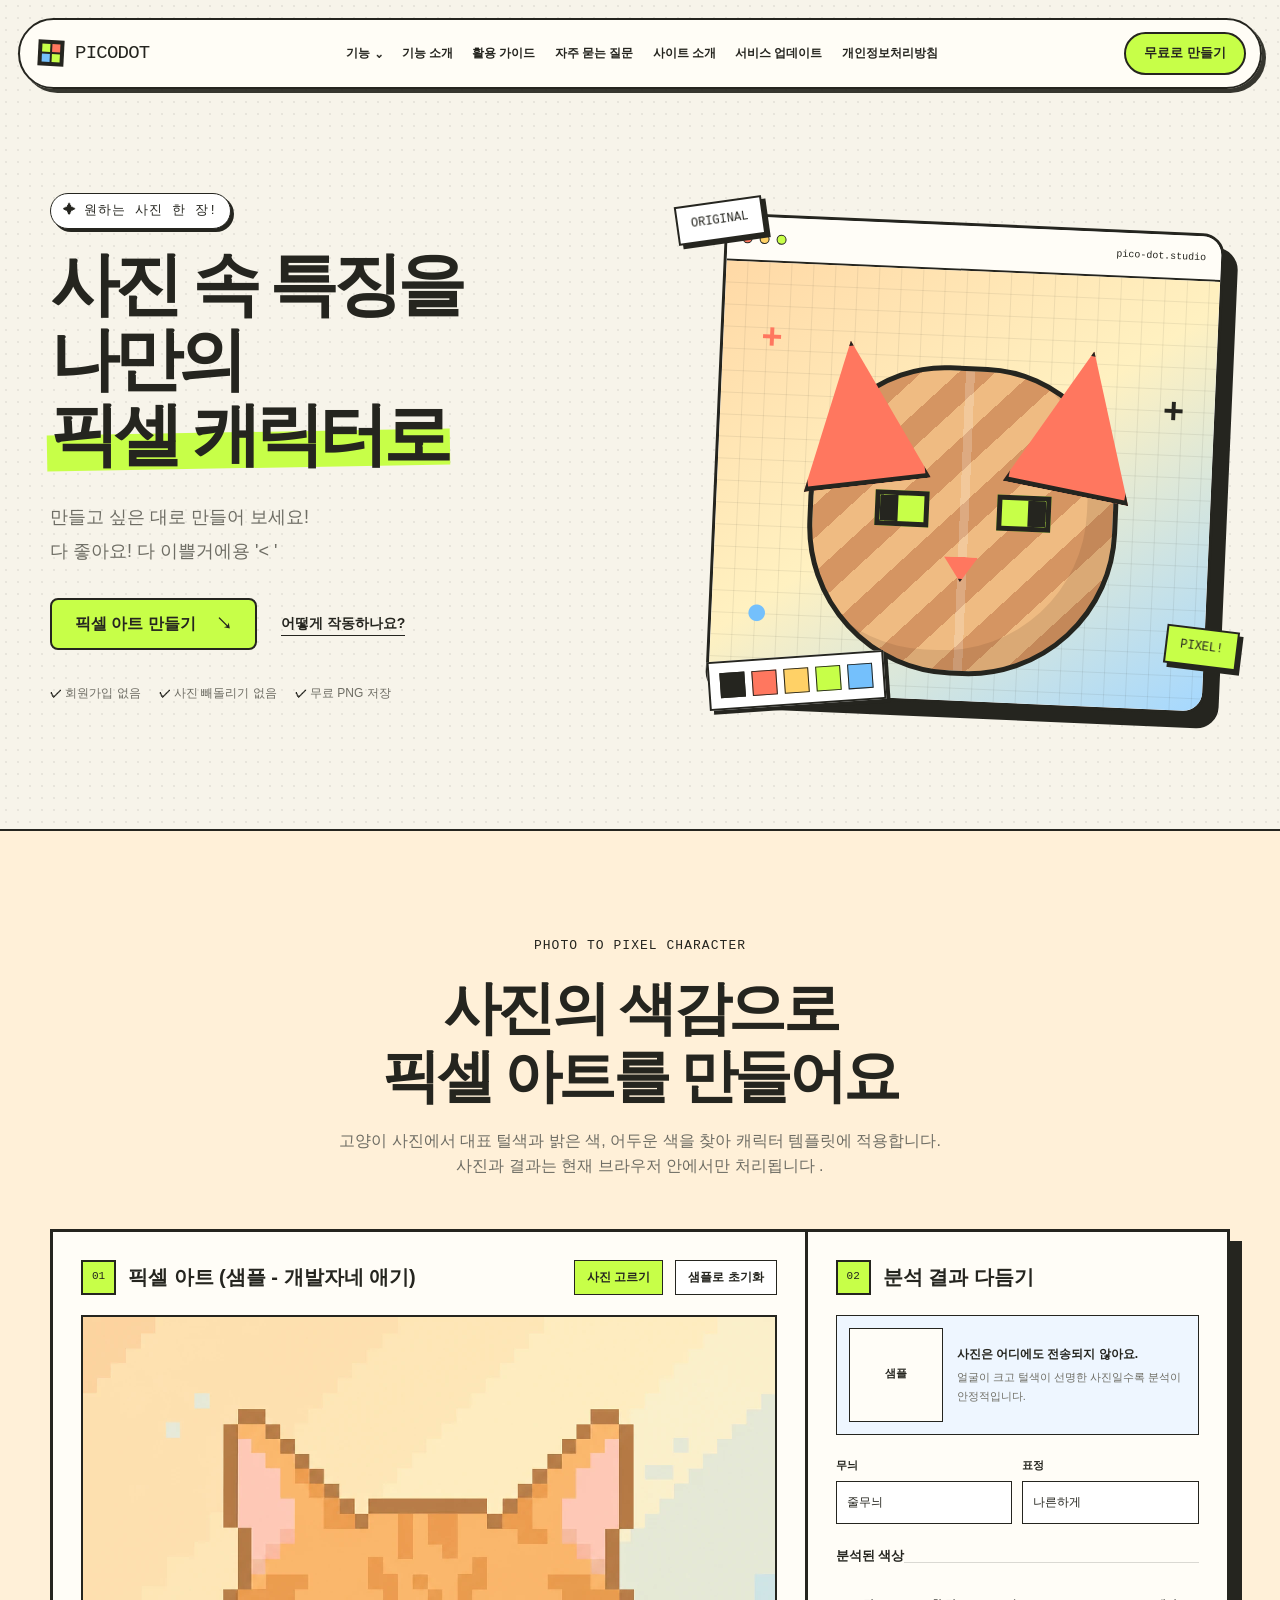
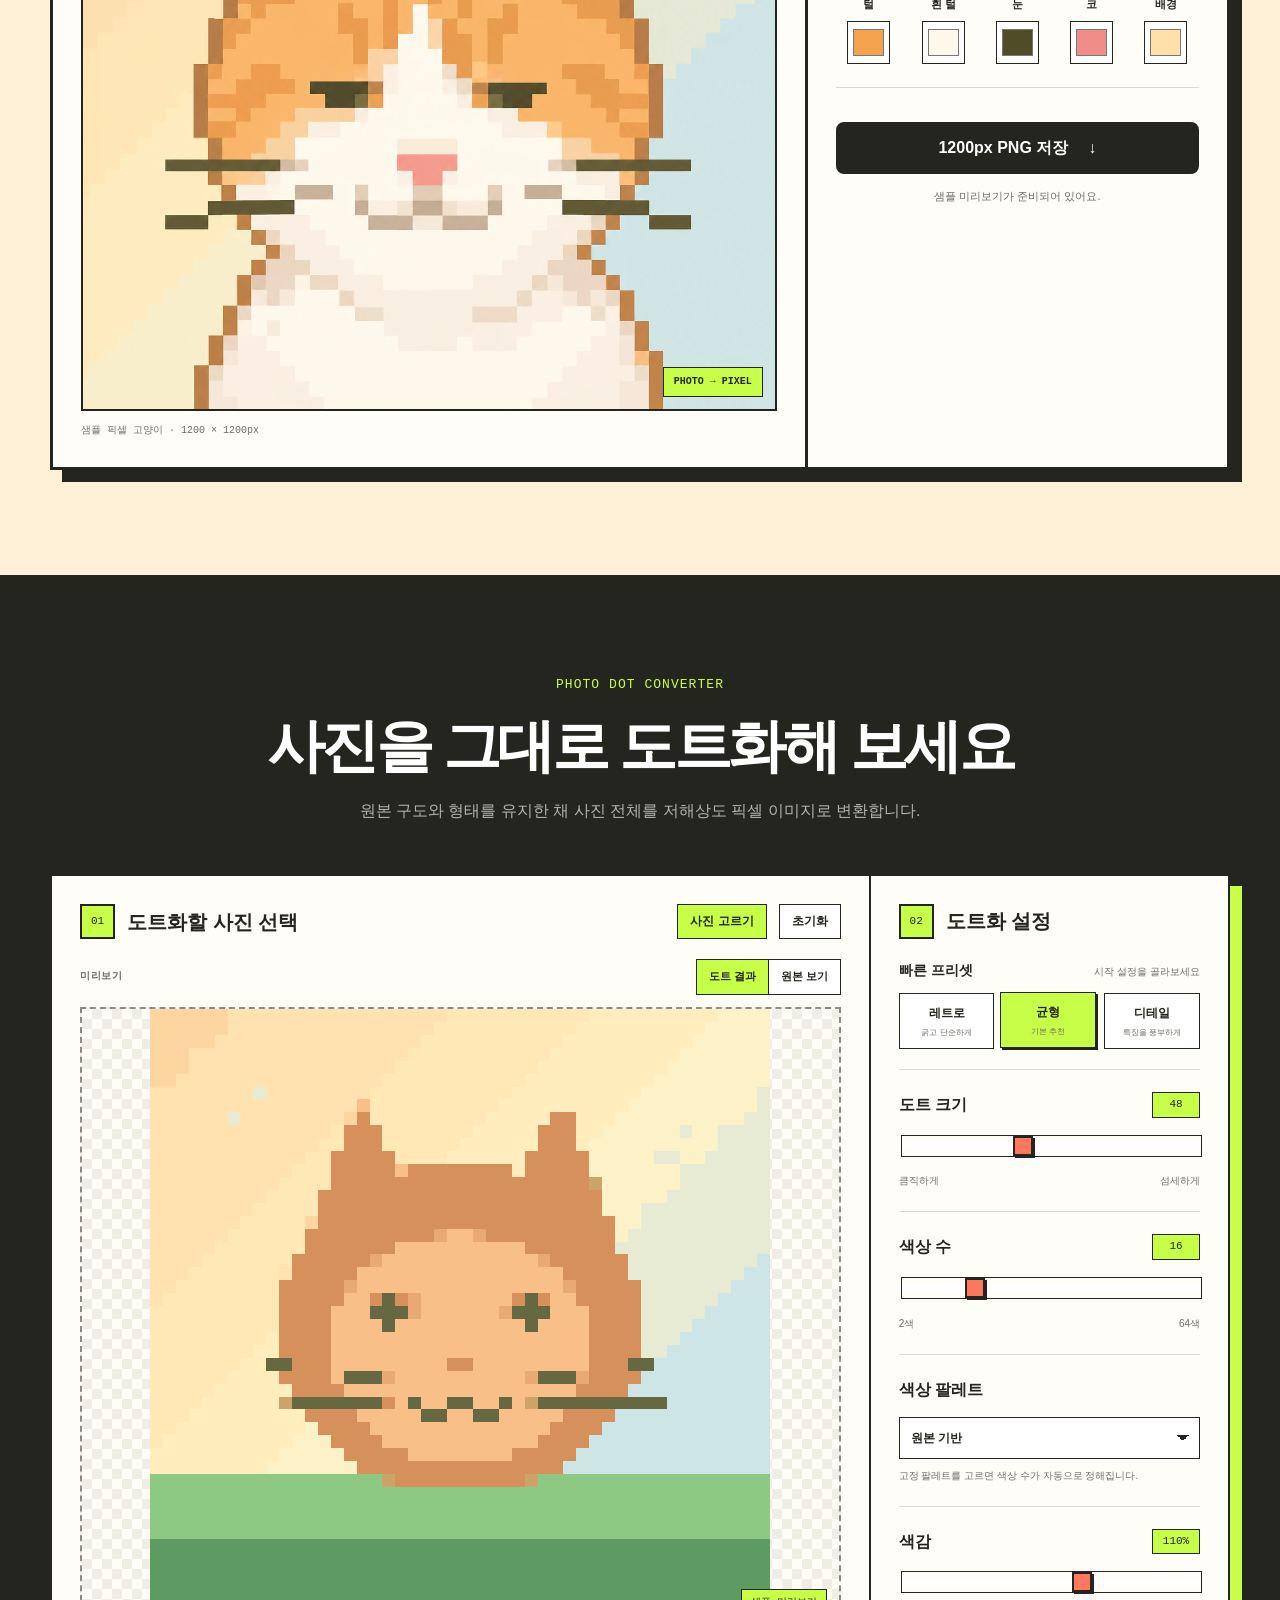
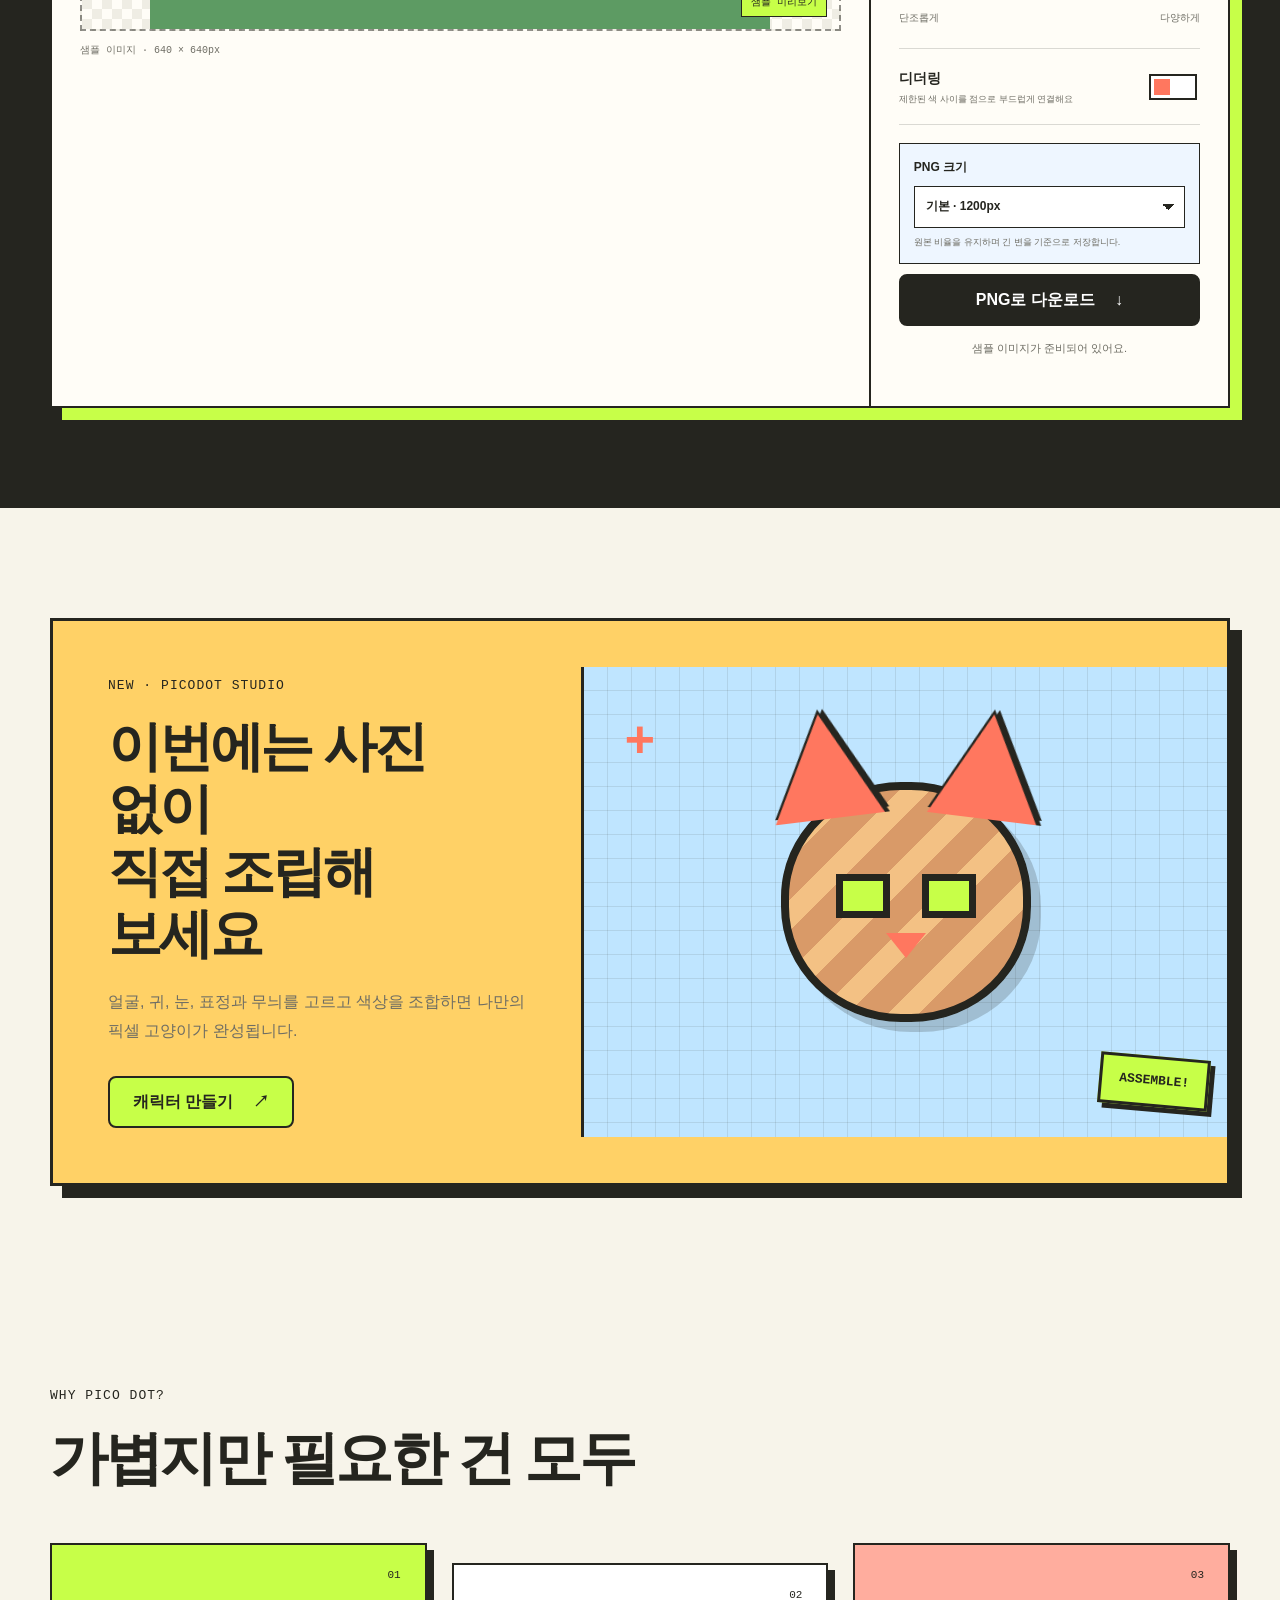
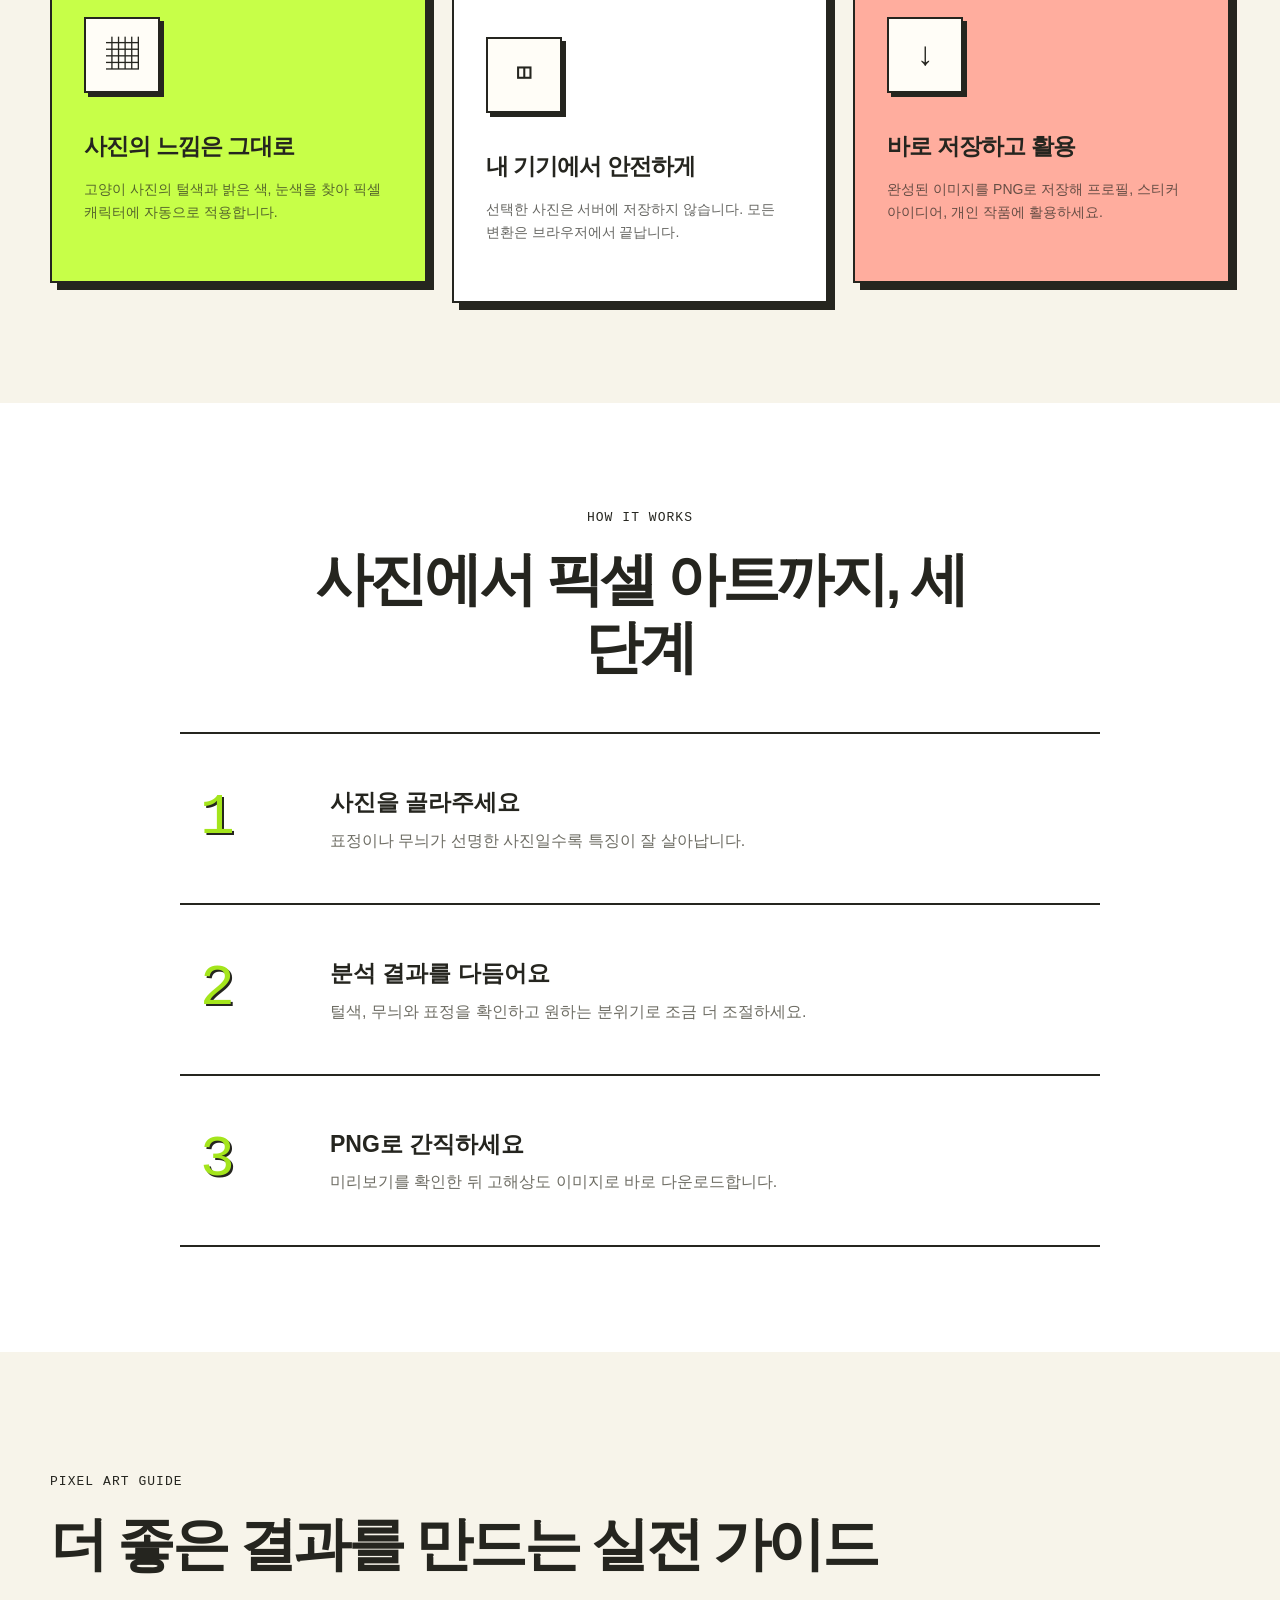
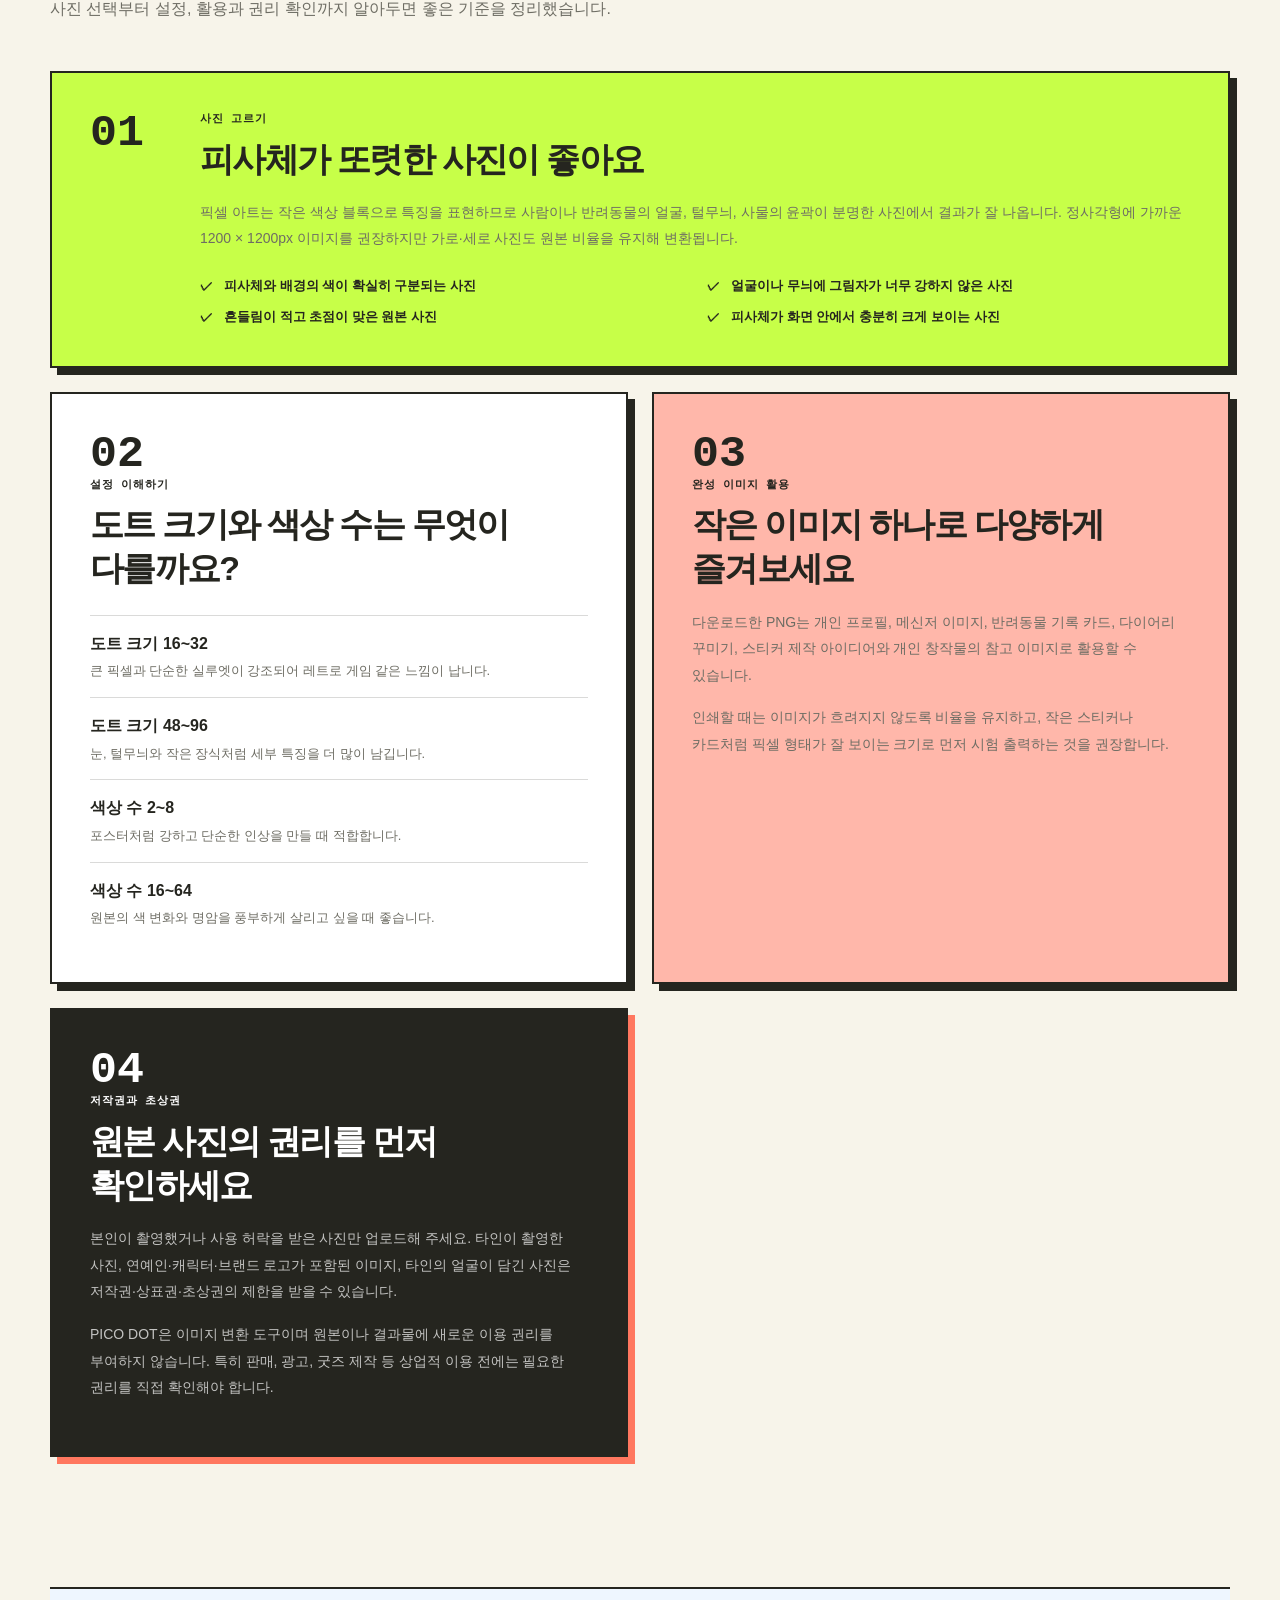
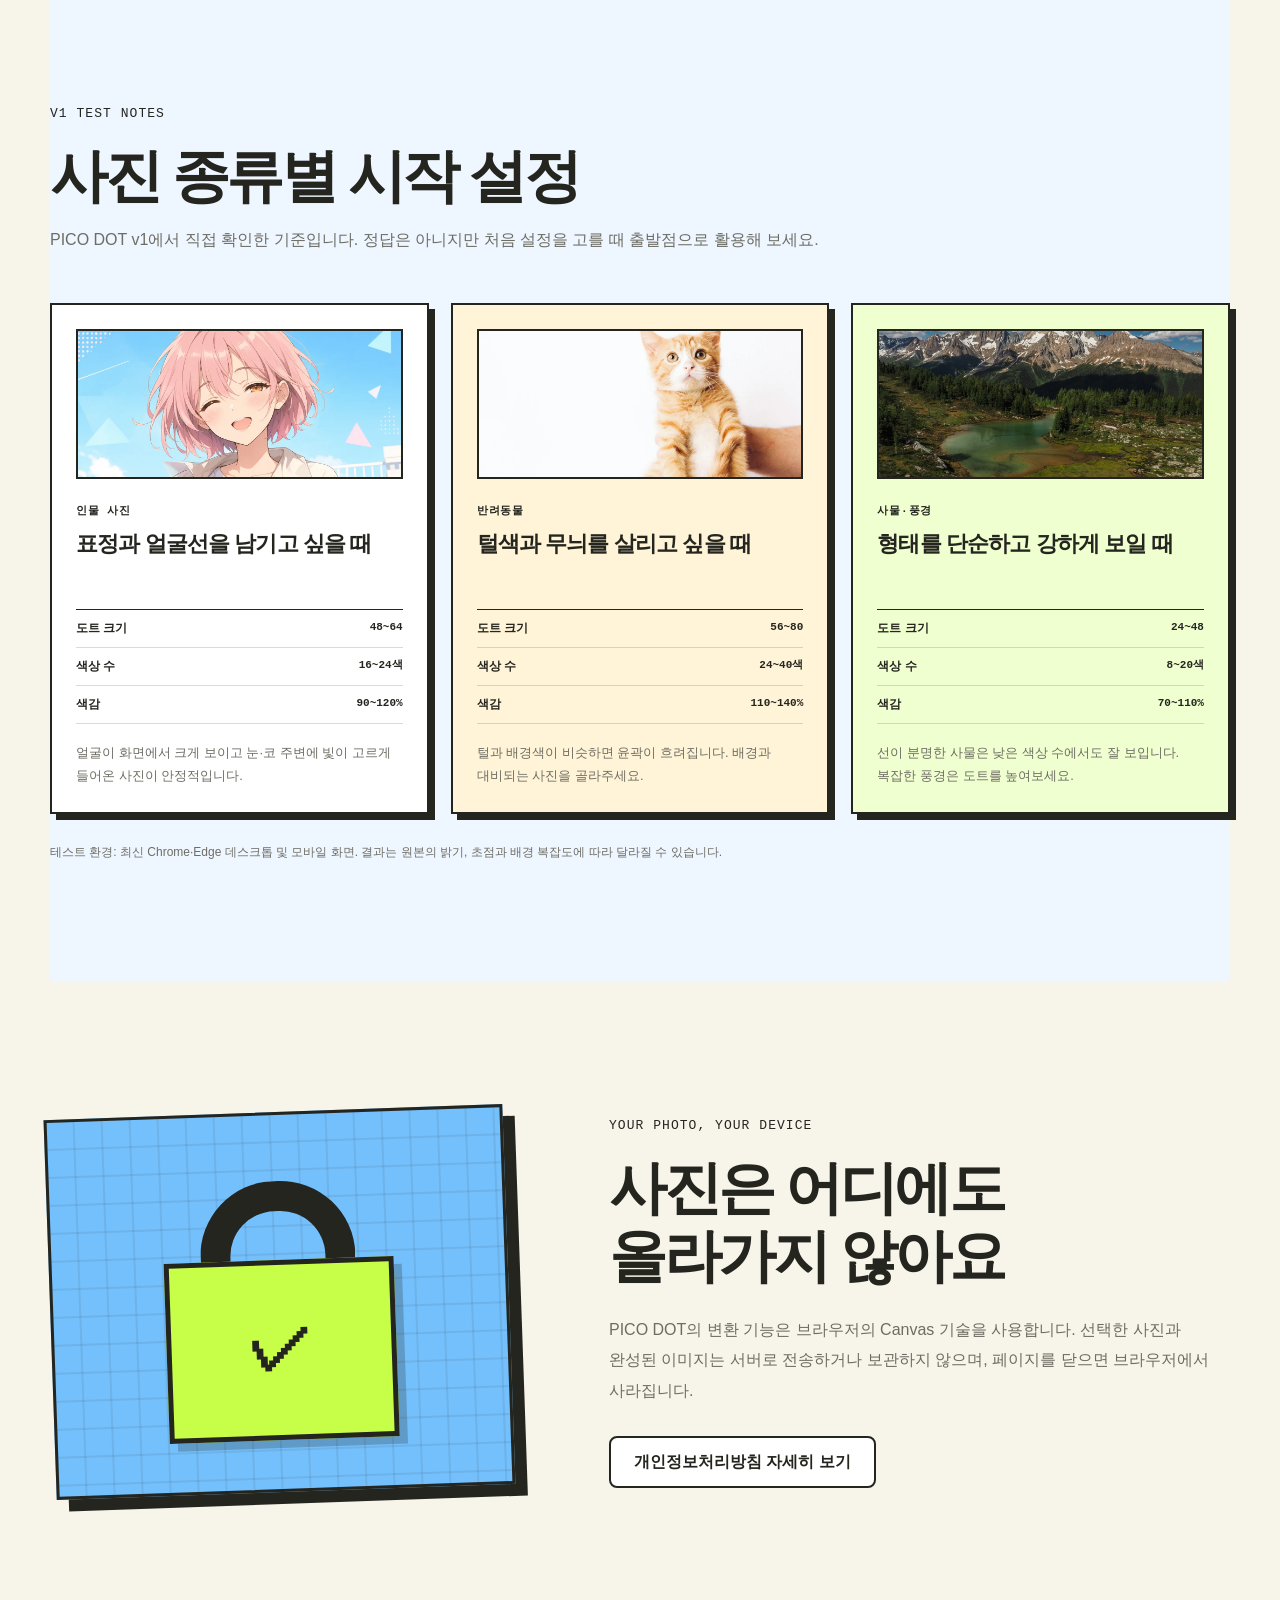
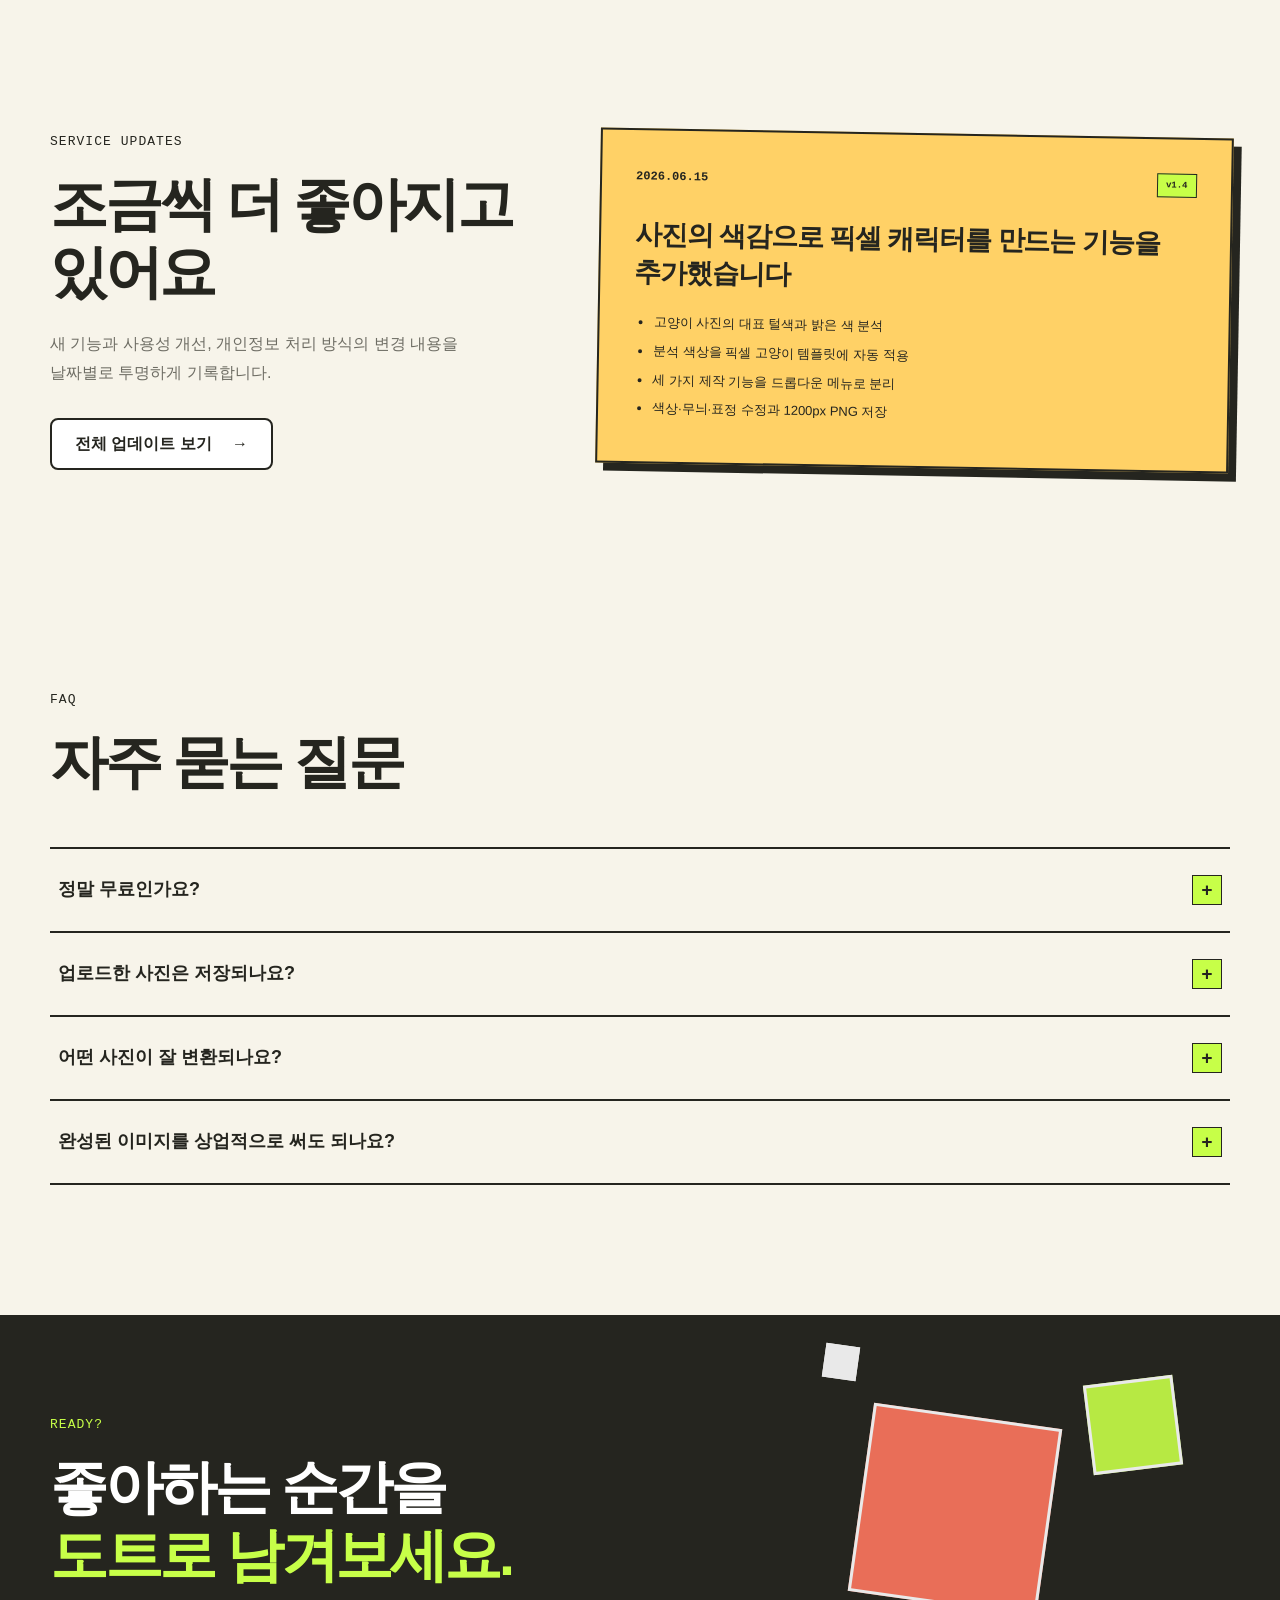
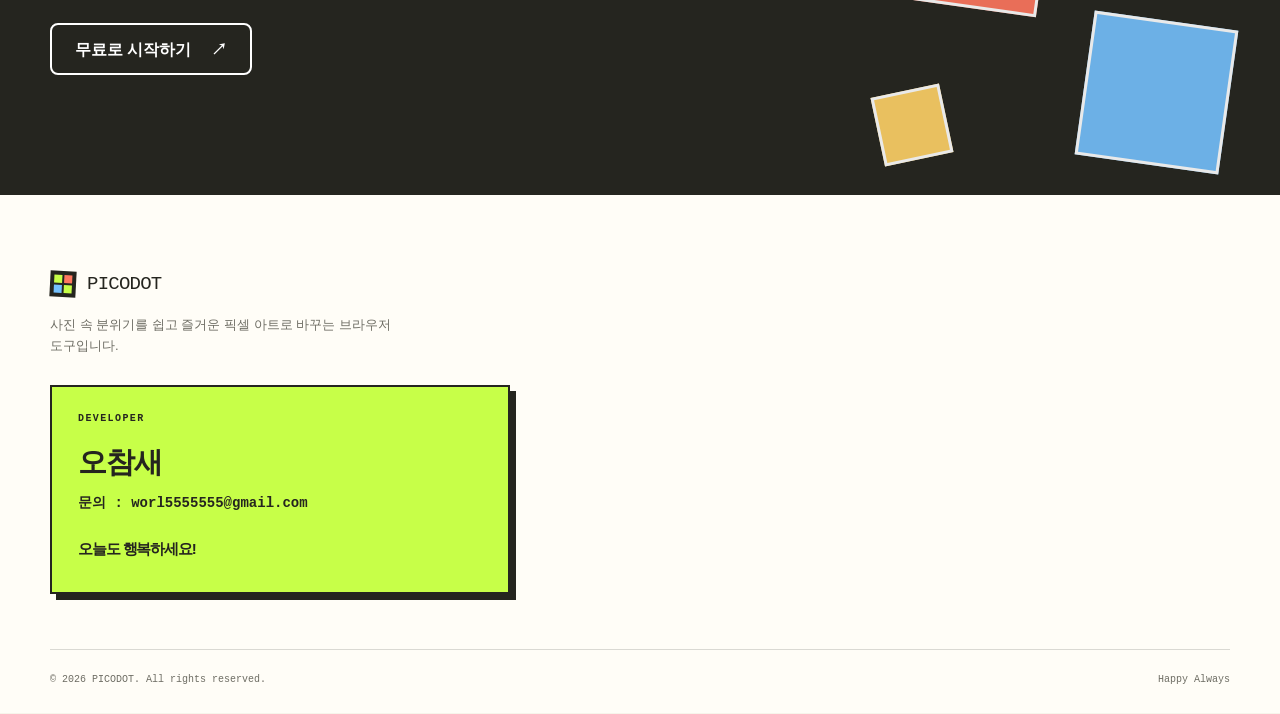
<file: index.html>
<!doctype html>
<html lang="ko">
  <head>
    <meta charset="utf-8">
    <meta name="viewport" content="width=device-width, initial-scale=1">
    <meta name="theme-color" content="#c7ff48">
    <meta
      name="description"
      content="고양이 사진의 색감을 분석해 픽셀 캐릭터를 만들거나, 캐릭터를 직접 조립하고 사진 전체를 도트화할 수 있는 무료 브라우저 도구입니다."
    >
    <meta
      name="keywords"
      content="픽셀아트, 도트그림, 사진 픽셀 변환, 도트 이미지, 고양이 픽셀아트, 무료 이미지 변환"
    >
    <meta name="robots" content="index, follow, max-image-preview:large">
    <link rel="canonical" href="https://picodot.net/">
    <meta property="og:type" content="website">
    <meta property="og:locale" content="ko_KR">
    <meta property="og:site_name" content="PICO DOT">
    <meta property="og:url" content="https://picodot.net/">
    <meta property="og:title" content="PICO DOT - 사진을 나만의 픽셀 아트로">
    <meta
      property="og:description"
      content="사진을 고르고 색감과 무늬를 살린 도트 스타일 픽셀 아트를 만들어 보세요."
    >
    <meta property="og:image" content="https://picodot.net/assets/images/og-preview.svg">
    <meta property="og:image:width" content="1200">
    <meta property="og:image:height" content="630">
    <meta property="og:image:alt" content="PICODOT 사진 픽셀 아트 변환 서비스">
    <meta name="twitter:card" content="summary_large_image">
    <meta name="twitter:title" content="PICODOT - 사진을 나만의 픽셀 아트로">
    <meta
      name="twitter:description"
      content="설치 없이 브라우저에서 사진을 픽셀 아트로 바꾸고 바로 다운로드하세요."
    >
    <meta name="twitter:image" content="https://picodot.net/assets/images/og-preview.svg">
    <title>PICODOT | 사진으로 무료 픽셀 아트 만들기</title>
    <link rel="icon" href="assets/images/favicon.svg" type="image/svg+xml">
    <link rel="stylesheet" href="assets/css/styles.css">
    <script type="application/ld+json">
      {
        "@context": "https://schema.org",
        "@type": "WebApplication",
        "name": "PICO DOT",
        "url": "https://picodot.net/",
        "applicationCategory": "DesignApplication",
        "operatingSystem": "Any",
        "inLanguage": "ko",
        "description": "사진 색감 기반 픽셀 캐릭터, 캐릭터 조립과 사진 도트화를 제공하는 무료 브라우저 도구",
        "offers": {
          "@type": "Offer",
          "price": "0",
          "priceCurrency": "KRW"
        },
        "featureList": [
          "고양이 사진 대표 색상 분석",
          "사진 색감 기반 픽셀 캐릭터 생성",
          "픽셀 캐릭터 직접 조립",
          "사진 전체 도트화",
          "로컬 브라우저 이미지 처리",
          "PNG 다운로드"
        ]
      }
    </script>
  </head>
  <body>
    <a class="skip-link" href="#pixel-maker">픽셀 아트 만들기로 바로가기</a>

    <header class="site-header" data-header>
      <a class="brand" href="#top" aria-label="PICODOT 홈">
        <span class="brand-mark" aria-hidden="true">
          <span></span><span></span><span></span><span></span>
        </span>
        <span>PICODOT</span>
      </a>

      <nav class="desktop-nav" aria-label="주요 메뉴">
        <div class="feature-menu" data-feature-menu>
          <button
            class="feature-menu-trigger"
            type="button"
            aria-expanded="false"
            aria-controls="home-feature-menu"
            data-feature-menu-trigger
          >
            기능 <span aria-hidden="true">⌄</span>
          </button>
          <div class="feature-menu-panel" id="home-feature-menu" data-feature-menu-panel>
            <a href="#pixel-maker">
              <span aria-hidden="true">'<'</span>
              <strong>픽셀 아트 만들기</strong>
              <small>사진의 색감을 살리기! </small>
            </a>
            <a href="studio.html">
              <span aria-hidden="true">'ㅅ'</span>
              <strong>나만의 캐릭터 만들기</strong>
              <small>부품과 색상을 내 맘대로!</small>
            </a>
            <a href="#photo-dot-maker">
              <span aria-hidden="true">'o'</span>
              <strong>사진 도트화</strong>
              <small>원본 사진을 그대로 도트화</small>
            </a>
          </div>
        </div>
        <a href="#features">기능 소개</a>
        <a href="#guide">활용 가이드</a>
        <a href="#faq">자주 묻는 질문</a>
        <a href="about.html">사이트 소개</a>
        <a href="updates.html">서비스 업데이트</a>
        <a href="privacy.html">개인정보처리방침</a>
      </nav>

      <a class="header-cta" href="#pixel-maker">무료로 만들기</a>
    </header>

    <main id="top">
        <section class="hero section-shell" aria-labelledby="hero-title">
            <div class="hero-copy">
                <p class="eyebrow"><span aria-hidden="true">✦</span>원하는 사진 한 장!</p>
                <h1 id="hero-title">
                    사진 속 특징을<br>
                    <span class="highlight">나만의 <br >픽셀 캐릭터로</span>
                </h1>
                <p class="hero-description">
                    만들고 싶은 대로 만들어 보세요! <br>
                    다 좋아요! 다 이쁠거에용 '< '
                </p>
                <div class="hero-actions">
                    <a class="button button-primary" href="#pixel-maker">
                        픽셀 아트 만들기
                        <span aria-hidden="true">↘</span>
                    </a>
                    <a class="text-link" href="#how-it-works">어떻게 작동하나요?</a>
                </div>
                <ul class="trust-list" aria-label="서비스 특징">
                    <li><span aria-hidden="true">✓</span> 회원가입 없음</li>
                    <li><span aria-hidden="true">✓</span> 사진 빼돌리기 없음</li>
                    <li><span aria-hidden="true">✓</span> 무료 PNG 저장</li>
                </ul>
            </div>

            <div class="hero-art" aria-label="우리 고양이 사진이 픽셀 아트로 변하는 예시">
                <div class="floating-label label-original">ORIGINAL</div>
                <div class="floating-label label-result">PIXEL!</div>
                <div class="pixel-window">
                    <div class="window-bar">
                        <span></span><span></span><span></span>
                        <strong>pico-dot.studio</strong>
                    </div>
                    <div class="pixel-cat" aria-hidden="true">
                        <div class="cat-ear cat-ear-left"></div>
                        <div class="cat-ear cat-ear-right"></div>
                        <div class="cat-face">
                            <i class="cat-eye eye-left"></i>
                            <i class="cat-eye eye-right"></i>
                            <i class="cat-nose"></i>
                        </div>
                        <div class="spark spark-one">+</div>
                        <div class="spark spark-two">+</div>
                        <div class="spark spark-three">•</div>
                    </div>
                </div>
                <div class="palette-card" aria-hidden="true">
                    <span style="--swatch:#25251f"></span>
                    <span style="--swatch:#ff775f"></span>
                    <span style="--swatch:#ffd166"></span>
                    <span style="--swatch:#c7ff48"></span>
                    <span style="--swatch:#74c0fc"></span>
                </div>

            </div>

        </section>

        <aside class="ad-shell section-shell" aria-label="광고" data-ad-container hidden>
            <span class="ad-label">ADVERTISEMENT</span>
            <div class="ad-slot" data-ad-slot="home-top">
                <strong>광고 영역</strong>
                <span>콘텐츠와 구분되는 반응형 광고가 표시됩니다.</span>
            </div>
        </aside>

        <section class="photo-art-section" id="pixel-maker" aria-labelledby="photo-art-title">
            <div class="section-heading">
                <p class="section-kicker">PHOTO TO PIXEL CHARACTER</p>
                <h2 id="photo-art-title">사진의 색감으로<br>픽셀 아트를 만들어요</h2>
                <p>
                    고양이 사진에서 대표 털색과 밝은 색, 어두운 색을 찾아 캐릭터 템플릿에 적용합니다.
                    <br>사진과 결과는 현재 브라우저 안에서만 처리됩니다 .
                </p>
            </div>

            <div class="photo-art-app">
                <div class="photo-art-preview-panel">
                    <div class="panel-heading">
                        <div>
                            <span class="step-number">01</span>
                            <h3>픽셀 아트 (샘플 - 개발자네 애기)</h3>
                        </div>
                        <div class="panel-actions">
                            <button class="small-button small-button-primary" type="button" data-photo-art-file>
                                사진 고르기
                            </button>
                            <button class="small-button" type="button" data-photo-art-reset>샘플로 초기화</button>
                        </div>
                    </div>

                    <div class="photo-art-drop" data-photo-art-drop>
                        <input
                            id="photo-art-upload"
                            type="file"
                            accept="image/png,image/jpeg,image/webp"
                            data-photo-art-input
                        >
                        <canvas
                            data-photo-art-canvas
                            aria-label="사진의 색감을 반영한 픽셀 고양이 미리보기"
                        ></canvas>
                        <span class="photo-art-badge">PHOTO → PIXEL</span>
                    </div>
                    <p class="file-summary" data-photo-art-summary>
                        샘플 픽셀 고양이 · 1200 × 1200px
                    </p>
                </div>

                <aside class="photo-art-controls" aria-label="사진 기반 픽셀 아트 설정">
                    <div class="panel-heading">
                        <div>
                            <span class="step-number">02</span>
                            <h3>분석 결과 다듬기</h3>
                        </div>
                    </div>

                    <div class="photo-art-source-card">
                        <div>
                            <span class="photo-art-source-empty" data-photo-art-source-empty>샘플</span>
                            <img data-photo-art-source hidden alt="">
                        </div>
                        <p>
                            <strong>사진은 어디에도 전송되지 않아요.</strong>
                            얼굴이 크고 털색이 선명한 사진일수록 분석이 안정적입니다.
                        </p>
                    </div>

                    <div class="photo-art-selects">
                        <label>
                            <span>무늬</span>
                            <select data-photo-art-setting="pattern">
                                <option value="stripes">줄무늬</option>
                                <option value="spots">점박이</option>
                                <option value="none">무늬 없음</option>
                            </select>
                        </label>
                        <label>
                            <span>표정</span>
                            <select data-photo-art-setting="expression">
                                <option value="sleepy">나른하게</option>
                                <option value="soft">차분하게</option>
                                <option value="bright">반짝이게</option>
                            </select>
                        </label>
                    </div>

                    <fieldset class="photo-art-colors">
                        <legend>분석된 색상</legend>
                        <label><span>털</span><input type="color" value="#f3a24d" data-photo-art-color="fur"></label>
                        <label><span>흰 털</span><input type="color" value="#fff8ea" data-photo-art-color="light"></label>
                        <label><span>눈</span><input type="color" value="#4f4d28" data-photo-art-color="dark"></label>
                        <label><span>코</span><input type="color" value="#ef8e89" data-photo-art-color="accent"></label>
                        <label><span>배경</span><input type="color" value="#ffe0a8" data-photo-art-color="background"></label>
                    </fieldset>

                    <button class="button button-dark download-button" type="button" data-photo-art-download>
                        1200px PNG 저장 <span aria-hidden="true">↓</span>
                    </button>
                    <p class="status-message" data-photo-art-status role="status" aria-live="polite">
                        샘플 미리보기가 준비되어 있어요.
                    </p>
                </aside>
            </div>
        </section>

        <section class="maker-section" id="photo-dot-maker" aria-labelledby="maker-title">
            <div class="section-heading">
                <p class="section-kicker">PHOTO DOT CONVERTER</p>
                <h2 id="maker-title">사진을 그대로 도트화해 보세요</h2>
                <p>원본 구도와 형태를 유지한 채 사진 전체를 저해상도 픽셀 이미지로 변환합니다.</p>
            </div>

            <div class="maker-app">
                <div class="canvas-panel">
                    <div class="panel-heading">
                        <div>
                            <span class="step-number">01</span>
                            <h3>도트화할 사진 선택</h3>
                        </div>
                        <div class="panel-actions">
                            <button class="small-button small-button-primary" type="button" data-file-button>
                                사진 고르기
                            </button>
                            <button class="small-button" type="button" data-reset>초기화</button>
                        </div>
                    </div>

                    <div class="preview-switcher" role="group" aria-label="미리보기 방식">
                        <span>미리보기</span>
                        <div>
                            <button class="preview-button is-active"
                                    type="button"
                                    aria-pressed="true"
                                    data-preview-mode="result">도트 결과</button>
                            <button class="preview-button"
                                    type="button"
                                    aria-pressed="false"
                                    data-preview-mode="original">원본 보기</button>
                        </div>
                    </div>

                    <div class="drop-zone"
                         data-drop-zone
                         aria-label="사진 미리보기 및 드래그 앤 드롭 영역">
                        <input id="image-upload"
                               type="file"
                               accept="image/png,image/jpeg,image/webp"
                               data-file-input>
                        <div class="upload-prompt" data-upload-prompt>
                            <span class="upload-icon" aria-hidden="true">↥</span>
                            <strong>사진 고르기 버튼을 눌러주세요</strong>
                            <span>또는 여기에 JPG, PNG, WEBP 파일을 놓아주세요</span>
                            <small>권장 크기 1200 × 1200px · 최대 10MB</small>
                        </div>
                        <canvas class="result-canvas"
                                data-output-canvas
                                aria-label="변환된 픽셀 아트 미리보기"></canvas>
                        <canvas class="original-canvas"
                                data-original-canvas
                                aria-label="선택한 원본 사진 미리보기"></canvas>
                        <div class="canvas-badge" data-canvas-badge>샘플 미리보기</div>
                    </div>
                    <p class="file-summary" data-file-summary aria-live="polite">
                        샘플 이미지 · 640 × 640px
                    </p>
                </div>

                <aside class="control-panel" aria-label="픽셀 아트 설정">
                    <div class="panel-heading">
                        <div>
                            <span class="step-number">02</span>
                            <h3>도트화 설정</h3>
                        </div>
                    </div>

                    <div class="preset-group">
                        <div class="preset-heading">
                            <strong>빠른 프리셋</strong>
                            <span>시작 설정을 골라보세요</span>
                        </div>
                        <div class="preset-buttons" role="group" aria-label="빠른 프리셋">
                            <button type="button"
                                    data-preset="retro"
                                    data-pixel="28"
                                    data-colors="8"
                                    data-diversity="85"
                                    data-palette="pico"
                                    data-dither="true">
                                <strong>레트로</strong><span>굵고 단순하게</span>
                            </button>
                            <button class="is-active"
                                    type="button"
                                    data-preset="balanced"
                                    data-pixel="48"
                                    data-colors="16"
                                    data-diversity="110"
                                    data-palette="auto"
                                    data-dither="false">
                                <strong>균형</strong><span>기본 추천</span>
                            </button>
                            <button type="button"
                                    data-preset="detail"
                                    data-pixel="76"
                                    data-colors="36"
                                    data-diversity="125"
                                    data-palette="auto"
                                    data-dither="false">
                                <strong>디테일</strong><span>특징을 풍부하게</span>
                            </button>
                        </div>
                    </div>

                    <div class="control-group">
                        <div class="control-label">
                            <label for="pixel-size">도트 크기</label>
                            <output for="pixel-size" data-pixel-output>48</output>
                        </div>
                        <input id="pixel-size"
                               type="range"
                               min="16"
                               max="96"
                               value="48"
                               step="4"
                               data-pixel-size>
                        <div class="range-caption"><span>큼직하게</span><span>섬세하게</span></div>
                    </div>

                    <div class="control-group">
                        <div class="control-label">
                            <label for="color-count">색상 수</label>
                            <output for="color-count" data-color-output>16</output>
                        </div>
                        <input id="color-count"
                               type="range"
                               min="2"
                               max="64"
                               value="16"
                               step="2"
                               data-color-count>
                        <div class="range-caption"><span>2색</span><span>64색</span></div>
                    </div>

                    <div class="control-group">
                        <div class="control-label">
                            <label for="color-palette">색상 팔레트</label>
                        </div>
                        <select id="color-palette" data-color-palette>
                            <option value="auto">원본 기반</option>
                            <option value="pico">PICO 컬러</option>
                            <option value="gameboy">게임보이</option>
                            <option value="mono">흑백 4색</option>
                            <option value="pastel">파스텔</option>
                        </select>
                        <p class="control-help">고정 팔레트를 고르면 색상 수가 자동으로 정해집니다.</p>
                    </div>

                    <div class="control-group">
                        <div class="control-label">
                            <label for="color-diversity">색감</label>
                            <output for="color-diversity" data-diversity-output>110%</output>
                        </div>
                        <input id="color-diversity"
                               type="range"
                               min="0"
                               max="180"
                               value="110"
                               step="5"
                               data-color-diversity>
                        <div class="range-caption"><span>단조롭게</span><span>다양하게</span></div>
                    </div>

                    <div class="control-group compact-control-group">
                        <label class="toggle-control" for="dithering">
                            <span>
                                <strong>디더링</strong>
                                <small>제한된 색 사이를 점으로 부드럽게 연결해요</small>
                            </span>
                            <input id="dithering"
                                   type="checkbox"
                                   data-dithering>
                        </label>
                    </div>

                    <div class="download-options">
                        <label for="download-size">PNG 크기</label>
                        <select id="download-size" data-download-size>
                            <option value="600">가볍게 · 600px</option>
                            <option value="1200" selected>기본 · 1200px</option>
                            <option value="2400">크게 · 2400px</option>
                        </select>
                        <small>원본 비율을 유지하며 긴 변을 기준으로 저장합니다.</small>
                    </div>

                    <button class="button button-dark download-button" type="button" data-download>
                        PNG로 다운로드
                        <span aria-hidden="true">↓</span>
                    </button>
                    <p class="status-message" data-status role="status" aria-live="polite">
                        샘플 이미지가 준비되어 있어요.
                    </p>
                </aside>
            </div>
        </section>

        <section class="studio-promo section-shell" aria-labelledby="studio-promo-title">
            <div class="studio-promo-copy">
                <p class="section-kicker">NEW · PICODOT STUDIO</p>
                <h2 id="studio-promo-title">이번에는 사진 없이<br>직접 조립해 보세요</h2>
                <p>
                    얼굴, 귀, 눈, 표정과 무늬를 고르고 색상을 조합하면
                    나만의 픽셀 고양이가 완성됩니다.
                </p>
                <a class="button button-primary" href="studio.html">
                    캐릭터 만들기 <span aria-hidden="true">↗</span>
                </a>
            </div>
            <div class="studio-promo-art" aria-hidden="true">
                <div class="promo-cat">
                    <span class="promo-ear promo-ear-left"></span>
                    <span class="promo-ear promo-ear-right"></span>
                    <span class="promo-eye promo-eye-left"></span>
                    <span class="promo-eye promo-eye-right"></span>
                    <span class="promo-nose"></span>
                </div>
                <span class="promo-label">ASSEMBLE!</span>
                <span class="promo-pixel">+</span>
            </div>
        </section>

        <aside class="ad-shell section-shell" aria-label="광고" data-ad-container hidden>
            <span class="ad-label">ADVERTISEMENT</span>
            <div class="ad-slot" data-ad-slot="home-mid">
                <strong>광고 영역</strong>
                <span>콘텐츠와 구분되는 반응형 광고가 표시됩니다.</span>
            </div>
        </aside>

        <section class="features section-shell" id="features" aria-labelledby="features-title">
            <div class="section-heading align-left">
                <p class="section-kicker">WHY PICO DOT?</p>
                <h2 id="features-title">가볍지만 필요한 건 모두</h2>
            </div>
            <div class="feature-grid">
                <article class="feature-card feature-lime">
                    <span class="feature-index">01</span>
                    <div class="feature-icon" aria-hidden="true">▦</div>
                    <h3>사진의 느낌은 그대로</h3>
                    <p>고양이 사진의 털색과 밝은 색, 눈색을 찾아 픽셀 캐릭터에 자동으로 적용합니다.</p>
                </article>
                <article class="feature-card">
                    <span class="feature-index">02</span>
                    <div class="feature-icon" aria-hidden="true">◫</div>
                    <h3>내 기기에서 안전하게</h3>
                    <p>선택한 사진은 서버에 저장하지 않습니다. 모든 변환은 브라우저에서 끝납니다.</p>
                </article>
                <article class="feature-card feature-coral">
                    <span class="feature-index">03</span>
                    <div class="feature-icon" aria-hidden="true">↓</div>
                    <h3>바로 저장하고 활용</h3>
                    <p>완성된 이미지를 PNG로 저장해 프로필, 스티커 아이디어, 개인 작품에 활용하세요.</p>
                </article>
            </div>
        </section>

        <section class="steps-section" id="how-it-works" aria-labelledby="steps-title">
            <div class="section-heading">
                <p class="section-kicker">HOW IT WORKS</p>
                <h2 id="steps-title">사진에서 픽셀 아트까지, 세 단계</h2>
            </div>
            <ol class="steps-list">
                <li>
                    <span class="big-number">1</span>
                    <div>
                        <h3>사진을 골라주세요</h3>
                        <p>표정이나 무늬가 선명한 사진일수록 특징이 잘 살아납니다.</p>
                    </div>
                </li>
                <li>
                    <span class="big-number">2</span>
                    <div>
                        <h3>분석 결과를 다듬어요</h3>
                        <p>털색, 무늬와 표정을 확인하고 원하는 분위기로 조금 더 조절하세요.</p>
                    </div>
                </li>
                <li>
                    <span class="big-number">3</span>
                    <div>
                        <h3>PNG로 간직하세요</h3>
                        <p>미리보기를 확인한 뒤 고해상도 이미지로 바로 다운로드합니다.</p>
                    </div>
                </li>
            </ol>
        </section>

        <section class="guide-section section-shell" id="guide" aria-labelledby="guide-title">
            <div class="section-heading align-left">
                <p class="section-kicker">PIXEL ART GUIDE</p>
                <h2 id="guide-title">더 좋은 결과를 만드는 실전 가이드</h2>
                <p>사진 선택부터 설정, 활용과 권리 확인까지 알아두면 좋은 기준을 정리했습니다.</p>
            </div>

            <div class="guide-grid">
                <article class="guide-card guide-card-wide">
                    <span class="guide-number">01</span>
                    <div>
                        <p class="guide-label">사진 고르기</p>
                        <h3>피사체가 또렷한 사진이 좋아요</h3>
                        <p>
                            픽셀 아트는 작은 색상 블록으로 특징을 표현하므로 사람이나 반려동물의
                            얼굴, 털무늬, 사물의 윤곽이 분명한 사진에서 결과가 잘 나옵니다.
                            정사각형에 가까운 1200 × 1200px 이미지를 권장하지만 가로·세로 사진도
                            원본 비율을 유지해 변환됩니다.
                        </p>
                        <ul class="guide-checklist">
                            <li>피사체와 배경의 색이 확실히 구분되는 사진</li>
                            <li>얼굴이나 무늬에 그림자가 너무 강하지 않은 사진</li>
                            <li>흔들림이 적고 초점이 맞은 원본 사진</li>
                            <li>피사체가 화면 안에서 충분히 크게 보이는 사진</li>
                        </ul>
                    </div>
                </article>

                <article class="guide-card">
                    <span class="guide-number">02</span>
                    <p class="guide-label">설정 이해하기</p>
                    <h3>도트 크기와 색상 수는 무엇이 다를까요?</h3>
                    <dl class="setting-guide">
                        <div>
                            <dt>도트 크기 16~32</dt>
                            <dd>큰 픽셀과 단순한 실루엣이 강조되어 레트로 게임 같은 느낌이 납니다.</dd>
                        </div>
                        <div>
                            <dt>도트 크기 48~96</dt>
                            <dd>눈, 털무늬와 작은 장식처럼 세부 특징을 더 많이 남깁니다.</dd>
                        </div>
                        <div>
                            <dt>색상 수 2~8</dt>
                            <dd>포스터처럼 강하고 단순한 인상을 만들 때 적합합니다.</dd>
                        </div>
                        <div>
                            <dt>색상 수 16~64</dt>
                            <dd>원본의 색 변화와 명암을 풍부하게 살리고 싶을 때 좋습니다.</dd>
                        </div>
                    </dl>
                </article>

                <article class="guide-card guide-card-coral">
                    <span class="guide-number">03</span>
                    <p class="guide-label">완성 이미지 활용</p>
                    <h3>작은 이미지 하나로 다양하게 즐겨보세요</h3>
                    <p>
                        다운로드한 PNG는 개인 프로필, 메신저 이미지, 반려동물 기록 카드,
                        다이어리 꾸미기, 스티커 제작 아이디어와 개인 창작물의 참고 이미지로
                        활용할 수 있습니다.
                    </p>
                    <p>
                        인쇄할 때는 이미지가 흐려지지 않도록 비율을 유지하고, 작은 스티커나
                        카드처럼 픽셀 형태가 잘 보이는 크기로 먼저 시험 출력하는 것을 권장합니다.
                    </p>
                </article>

                <article class="guide-card guide-card-dark">
                    <span class="guide-number">04</span>
                    <p class="guide-label">저작권과 초상권</p>
                    <h3>원본 사진의 권리를 먼저 확인하세요</h3>
                    <p>
                        본인이 촬영했거나 사용 허락을 받은 사진만 업로드해 주세요. 타인이 촬영한
                        사진, 연예인·캐릭터·브랜드 로고가 포함된 이미지, 타인의 얼굴이 담긴 사진은
                        저작권·상표권·초상권의 제한을 받을 수 있습니다.
                    </p>
                    <p>
                        PICO DOT은 이미지 변환 도구이며 원본이나 결과물에 새로운 이용 권리를
                        부여하지 않습니다. 특히 판매, 광고, 굿즈 제작 등 상업적 이용 전에는
                        필요한 권리를 직접 확인해야 합니다.
                    </p>
                </article>
            </div>
        </section>

        <section class="test-notes section-shell" aria-labelledby="test-notes-title">
            <div class="section-heading align-left">
                <p class="section-kicker">V1 TEST NOTES</p>
                <h2 id="test-notes-title">사진 종류별 시작 설정</h2>
                <p>
                    PICO DOT v1에서 직접 확인한 기준입니다. 정답은 아니지만 처음 설정을 고를 때
                    출발점으로 활용해 보세요.
                </p>
            </div>
            <div class="test-note-grid">
                <article class="test-note-card">
                    <div class="test-note-art">
                        <img
                            src="assets/images/examples/portrait-example.webp"
                            alt="밝은 하늘을 배경으로 웃고 있는 분홍색 머리의 오리지널 캐릭터"
                            width="1200"
                            height="600"
                            loading="lazy"
                            decoding="async"
                        >
                    </div>
                    <p class="guide-label">인물 사진</p>
                    <h3>표정과 얼굴선을 남기고 싶을 때</h3>
                    <dl>
                        <div><dt>도트 크기</dt><dd>48~64</dd></div>
                        <div><dt>색상 수</dt><dd>16~24색</dd></div>
                        <div><dt>색감</dt><dd>90~120%</dd></div>
                    </dl>
                    <p>얼굴이 화면에서 크게 보이고 눈·코 주변에 빛이 고르게 들어온 사진이 안정적입니다.</p>
                </article>
                <article class="test-note-card">
                    <div class="test-note-art">
                        <img
                            src="assets/images/examples/cat-example.webp"
                            alt="하얀 배경에서 눈을 크게 뜬 주황색 아기 고양이"
                            width="1200"
                            height="600"
                            loading="lazy"
                            decoding="async"
                        >
                    </div>
                    <p class="guide-label">반려동물</p>
                    <h3>털색과 무늬를 살리고 싶을 때</h3>
                    <dl>
                        <div><dt>도트 크기</dt><dd>56~80</dd></div>
                        <div><dt>색상 수</dt><dd>24~40색</dd></div>
                        <div><dt>색감</dt><dd>110~140%</dd></div>
                    </dl>
                    <p>털과 배경색이 비슷하면 윤곽이 흐려집니다. 배경과 대비되는 사진을 골라주세요.</p>
                </article>
                <article class="test-note-card">
                    <div class="test-note-art">
                        <img
                            src="assets/images/examples/landscape-example.webp"
                            alt="산맥과 숲 사이에 자리한 초록빛 호수 풍경"
                            width="1200"
                            height="600"
                            loading="lazy"
                            decoding="async"
                        >
                    </div>
                    <p class="guide-label">사물·풍경</p>
                    <h3>형태를 단순하고 강하게 보일 때</h3>
                    <dl>
                        <div><dt>도트 크기</dt><dd>24~48</dd></div>
                        <div><dt>색상 수</dt><dd>8~20색</dd></div>
                        <div><dt>색감</dt><dd>70~110%</dd></div>
                    </dl>
                    <p>선이 분명한 사물은 낮은 색상 수에서도 잘 보입니다. 복잡한 풍경은 도트를 높여보세요.</p>
                </article>
            </div>
            <p class="test-note-footnote">
                테스트 환경: 최신 Chrome·Edge 데스크톱 및 모바일 화면. 결과는 원본의 밝기,
                초점과 배경 복잡도에 따라 달라질 수 있습니다.
            </p>
        </section>

        <section class="privacy-highlight section-shell" id="privacy" aria-labelledby="privacy-title">
            <div class="privacy-visual" aria-hidden="true">
                <span class="lock-top"></span>
                <span class="lock-body">✓</span>
            </div>
            <div class="privacy-copy">
                <p class="section-kicker">YOUR PHOTO, YOUR DEVICE</p>
                <h2 id="privacy-title">사진은 어디에도<br>올라가지 않아요</h2>
                <p>
                    PICO DOT의 변환 기능은 브라우저의 Canvas 기술을 사용합니다. 선택한 사진과
                    완성된 이미지는 서버로 전송하거나 보관하지 않으며, 페이지를 닫으면 브라우저에서
                    사라집니다.
                </p>
                <a class="button button-outline" href="privacy.html">개인정보처리방침 자세히 보기</a>
            </div>
        </section>

        <section class="updates-preview section-shell" id="updates" aria-labelledby="updates-title">
            <div>
                <p class="section-kicker">SERVICE UPDATES</p>
                <h2 id="updates-title">조금씩 더 좋아지고 있어요</h2>
                <p>
                    새 기능과 사용성 개선, 개인정보 처리 방식의 변경 내용을 날짜별로 투명하게
                    기록합니다.
                </p>
                <a class="button button-outline" href="updates.html">전체 업데이트 보기 <span aria-hidden="true">→</span></a>
            </div>
            <article class="latest-update">
                <div class="update-meta">
                    <time datetime="2026-06-15">2026.06.15</time>
                    <span>v1.4</span>
                </div>
                <h3>사진의 색감으로 픽셀 캐릭터를 만드는 기능을 추가했습니다</h3>
                <ul>
                    <li>고양이 사진의 대표 털색과 밝은 색 분석</li>
                    <li>분석 색상을 픽셀 고양이 템플릿에 자동 적용</li>
                    <li>세 가지 제작 기능을 드롭다운 메뉴로 분리</li>
                    <li>색상·무늬·표정 수정과 1200px PNG 저장</li>
                </ul>
            </article>
        </section>

        <aside class="ad-shell section-shell" aria-label="광고" data-ad-container hidden>
            <span class="ad-label">ADVERTISEMENT</span>
            <div class="ad-slot" data-ad-slot="home-bottom">
                <strong>광고 영역</strong>
                <span>콘텐츠와 구분되는 반응형 광고가 표시됩니다.</span>
            </div>
        </aside>

        <section class="faq section-shell" id="faq" aria-labelledby="faq-title">
            <div class="section-heading align-left">
                <p class="section-kicker">FAQ</p>
                <h2 id="faq-title">자주 묻는 질문</h2>
            </div>
            <div class="faq-list">
                <details>
                    <summary>정말 무료인가요?<span aria-hidden="true">+</span></summary>
                    <p>현재 제공되는 픽셀 아트 만들기, 캐릭터 만들기, 사진 도트화와 PNG 저장은 회원가입 없이 무료로 사용할 수 있습니다.</p>
                </details>
                <details>
                    <summary>업로드한 사진은 저장되나요?<span aria-hidden="true">+</span></summary>
                    <p>아니요. 이미지 처리는 사용자의 브라우저에서만 이루어지며 서버로 업로드되지 않습니다.</p>
                </details>
                <details>
                    <summary>어떤 사진이 잘 변환되나요?<span aria-hidden="true">+</span></summary>
                    <p>피사체와 배경의 구분이 뚜렷하고, 얼굴이나 무늬에 충분한 빛이 있는 사진을 권장합니다.</p>
                </details>
                <details>
                    <summary>완성된 이미지를 상업적으로 써도 되나요?<span aria-hidden="true">+</span></summary>
                    <p>본인이 권리를 가진 원본 사진이라면 사용할 수 있습니다. 타인의 사진과 상표는 해당 권리를 먼저 확인해야 합니다.</p>
                </details>
            </div>
        </section>

        <section class="final-cta">
            <div>
                <p class="section-kicker">READY?</p>
                <h2>좋아하는 순간을<br><span>도트로 남겨보세요.</span></h2>
                <a class="button button-dark" href="#pixel-maker">무료로 시작하기 <span aria-hidden="true">↗</span></a>
            </div>
            <div class="cta-pixels" aria-hidden="true">
                <span></span><span></span><span></span><span></span><span></span>
            </div>
        </section>
    </main>

    <footer class="site-footer">
      <div class="footer-main">
        <div>
          <a class="brand footer-brand" href="#top" aria-label="PICODOT 홈">
            <span class="brand-mark" aria-hidden="true">
              <span></span><span></span><span></span><span></span>
            </span>
            <span>PICODOT</span>
          </a>
          <p>사진 속 분위기를 쉽고 즐거운 픽셀 아트로 바꾸는 브라우저 도구입니다.</p>
          <div class="developer-info">
            <span class="developer-role">DEVELOPER</span>
            <strong>오참새</strong>
            <a href="mailto:worl5555555@gmail.com">문의 : worl5555555@gmail.com</a>
            <strong><span class="developer-message">오늘도 행복하세요!</span></strong>
          </div>
        </div>
      </div>
      <div class="footer-bottom">
        <span>© <span data-current-year></span> PICODOT. All rights reserved.</span>
        <span>Happy Always</span>
      </div>
    </footer>

    <script src="assets/js/config.js"></script>
    <script src="assets/js/app.js"></script>
    <script src="assets/js/photo-art.js"></script>
  </body>
</html>
</file>
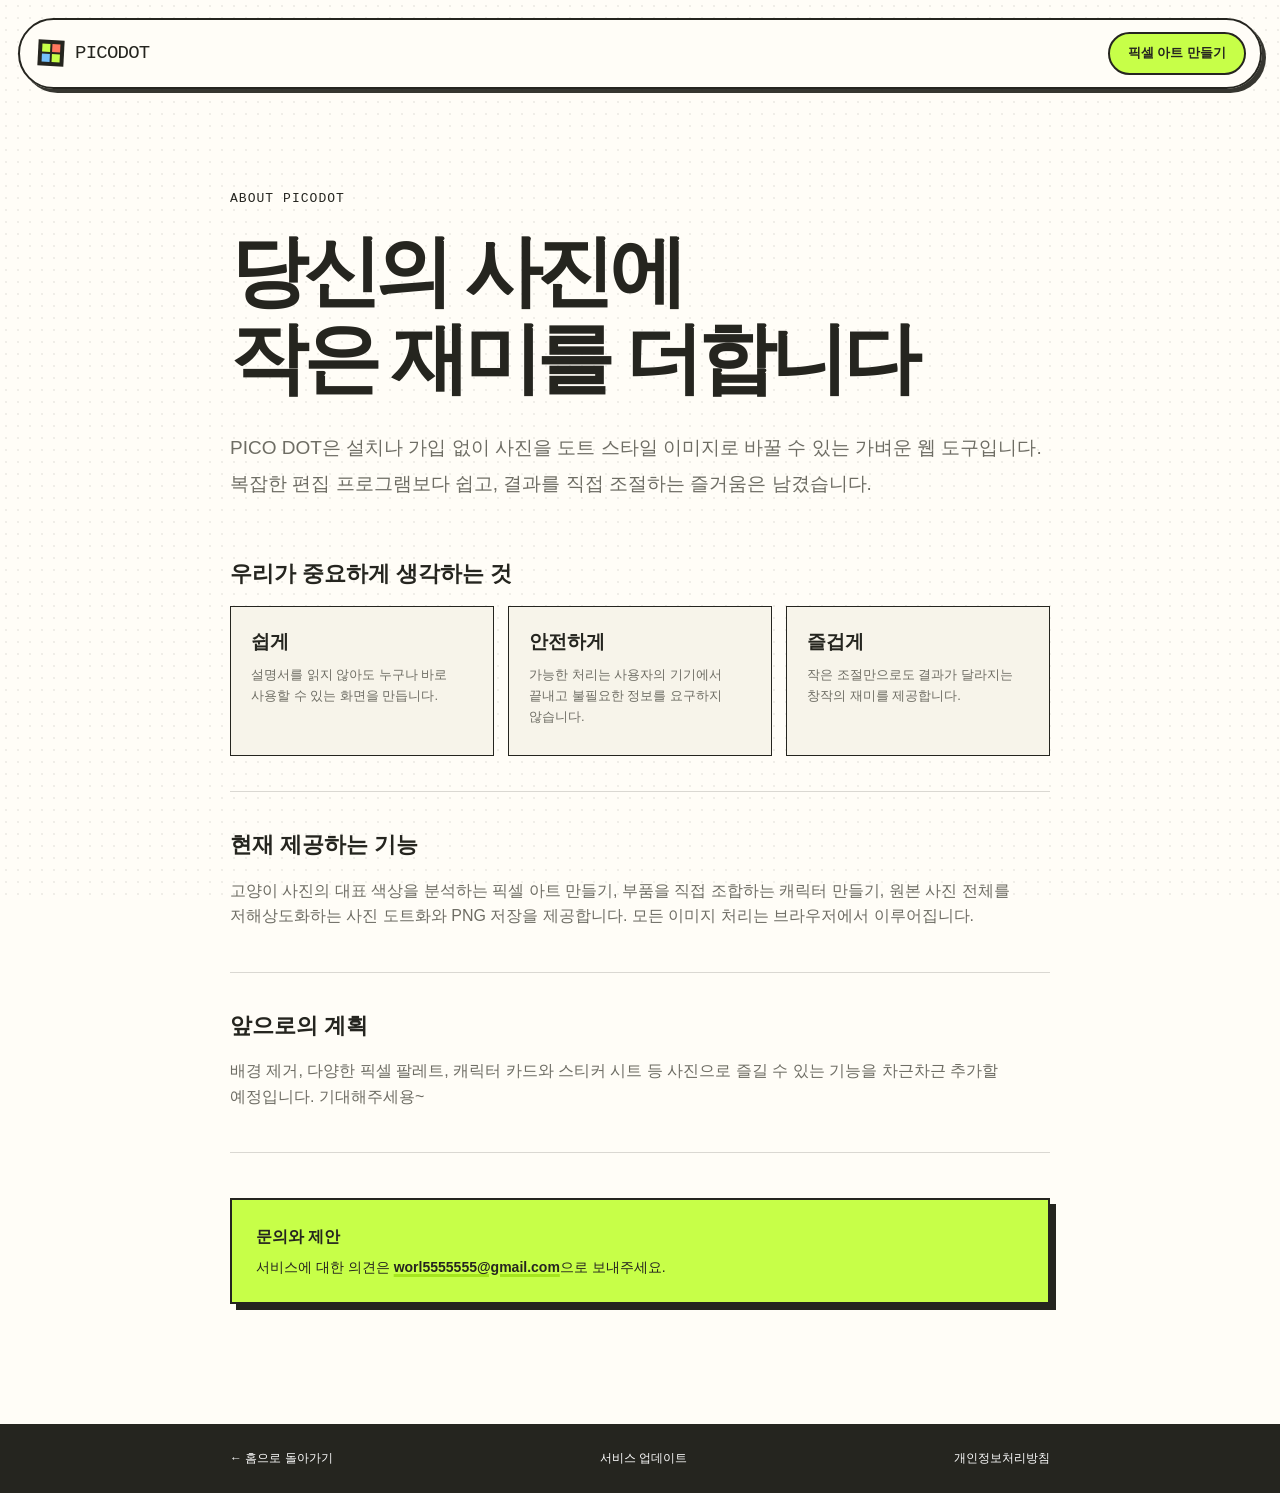
<file: about.html>
<!doctype html>
<html lang="ko">
  <head>
    <meta charset="utf-8">
    <meta name="viewport" content="width=device-width, initial-scale=1">
    <meta name="description" content="사진을 픽셀 아트로 바꾸는 무료 브라우저 도구 PICO DOT을 소개합니다! 짜잔~">
    <meta name="robots" content="index, follow">
    <link rel="canonical" href="https://picodot.net/about">
    <meta property="og:type" content="website">
    <meta property="og:locale" content="ko_KR">
    <meta property="og:site_name" content="PICO DOT">
    <meta property="og:url" content="https://picodot.net/about">
    <meta property="og:title" content="사이트 소개 | PICO DOT">
    <meta property="og:description" content="사진을 쉽고 즐거운 픽셀 아트로 바꾸는 PICO DOT을 소개합니다.">
    <meta property="og:image" content="https://picodot.net/assets/images/og-preview.svg">
    <title>사이트 소개 | PICO DOT</title>
    <link rel="icon" href="assets/images/favicon.svg" type="image/svg+xml">
    <link rel="stylesheet" href="assets/css/styles.css">
  </head>
  <body class="document-page">
    <header class="site-header compact-header">
      <a class="brand" href="index.html" aria-label="PICODOT 홈">
        <span class="brand-mark" aria-hidden="true">
          <span></span><span></span><span></span><span></span>
        </span>
        <span>PICODOT</span>
      </a>
      <a class="header-cta" href="index.html#pixel-maker">픽셀 아트 만들기</a>
    </header>

    <main class="document-shell about-document">
      <p class="section-kicker">ABOUT PICODOT</p>
      <h1>당신의 사진에<br>작은 재미를 더합니다</h1>
      <p class="document-lead">
        PICO DOT은 설치나 가입 없이 사진을 도트 스타일 이미지로 바꿀 수 있는 가벼운 웹
        도구입니다. 복잡한 편집 프로그램보다 쉽고, 결과를 직접 조절하는 즐거움은 남겼습니다.
      </p>

      <section>
        <h2>우리가 중요하게 생각하는 것</h2>
        <div class="value-grid">
          <article>
            <strong>쉽게</strong>
            <p>설명서를 읽지 않아도 누구나 바로 사용할 수 있는 화면을 만듭니다.</p>
          </article>
          <article>
            <strong>안전하게</strong>
            <p>가능한 처리는 사용자의 기기에서 끝내고 불필요한 정보를 요구하지 않습니다.</p>
          </article>
          <article>
            <strong>즐겁게</strong>
            <p>작은 조절만으로도 결과가 달라지는 창작의 재미를 제공합니다.</p>
          </article>
        </div>
      </section>

      <section>
        <h2>현재 제공하는 기능</h2>
        <p>
          고양이 사진의 대표 색상을 분석하는 픽셀 아트 만들기, 부품을 직접 조합하는 캐릭터
          만들기, 원본 사진 전체를 저해상도화하는 사진 도트화와 PNG 저장을 제공합니다.
          모든 이미지 처리는 브라우저에서 이루어집니다.
        </p>
      </section>

      <section>
        <h2>앞으로의 계획</h2>
        <p>
          배경 제거, 다양한 픽셀 팔레트, 캐릭터 카드와 스티커 시트 등 사진으로 즐길 수 있는
          기능을 차근차근 추가할 예정입니다. 기대해주세용~
        </p>
      </section>

      <div class="document-notice">
        <strong>문의와 제안</strong>
        <p>서비스에 대한 의견은 <a href="mailto:worl5555555@gmail.com">worl5555555@gmail.com</a>으로 보내주세요.</p>
      </div>
    </main>

    <footer class="document-footer" aria-label="문서 바로가기">
      <a href="index.html">← 홈으로 돌아가기</a>
      <a href="updates.html">서비스 업데이트</a>
      <a href="privacy.html">개인정보처리방침</a>
    </footer>
    <script src="assets/js/app.js"></script>
  </body>
</html>
</file>
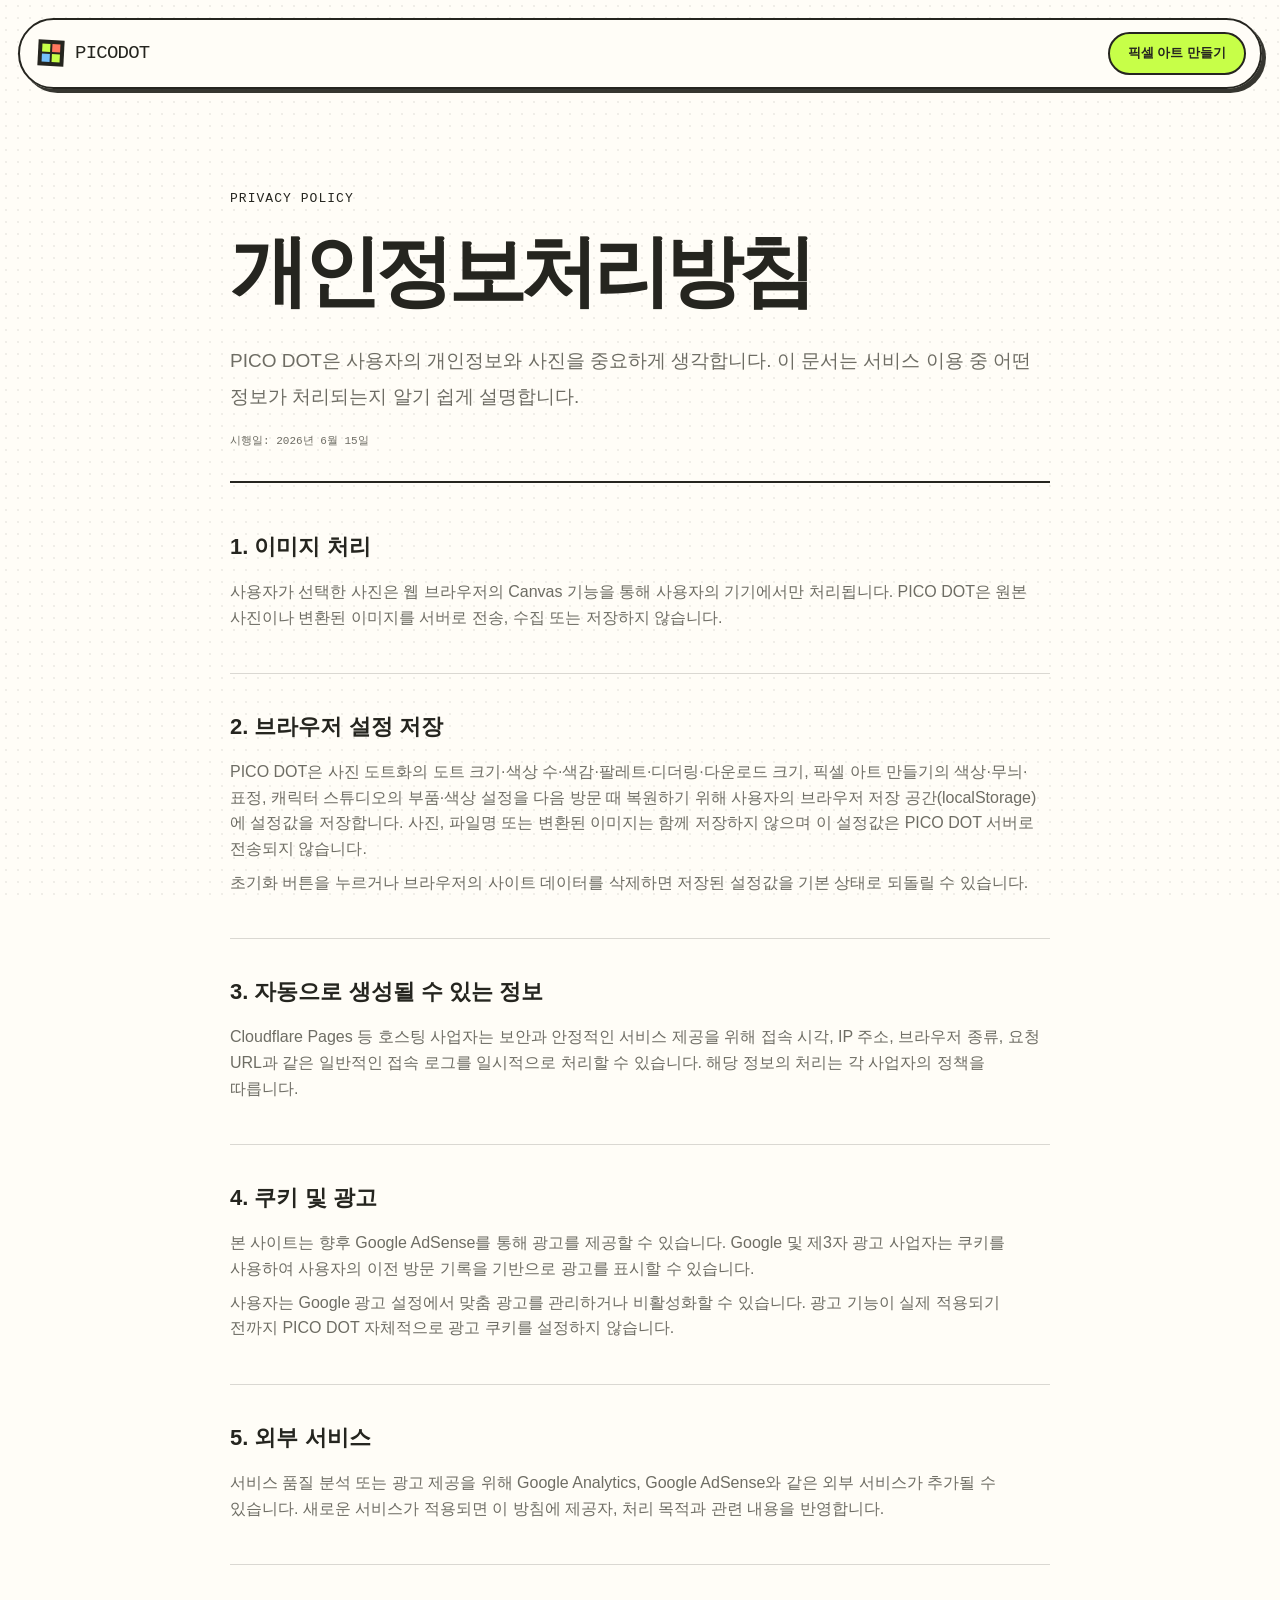
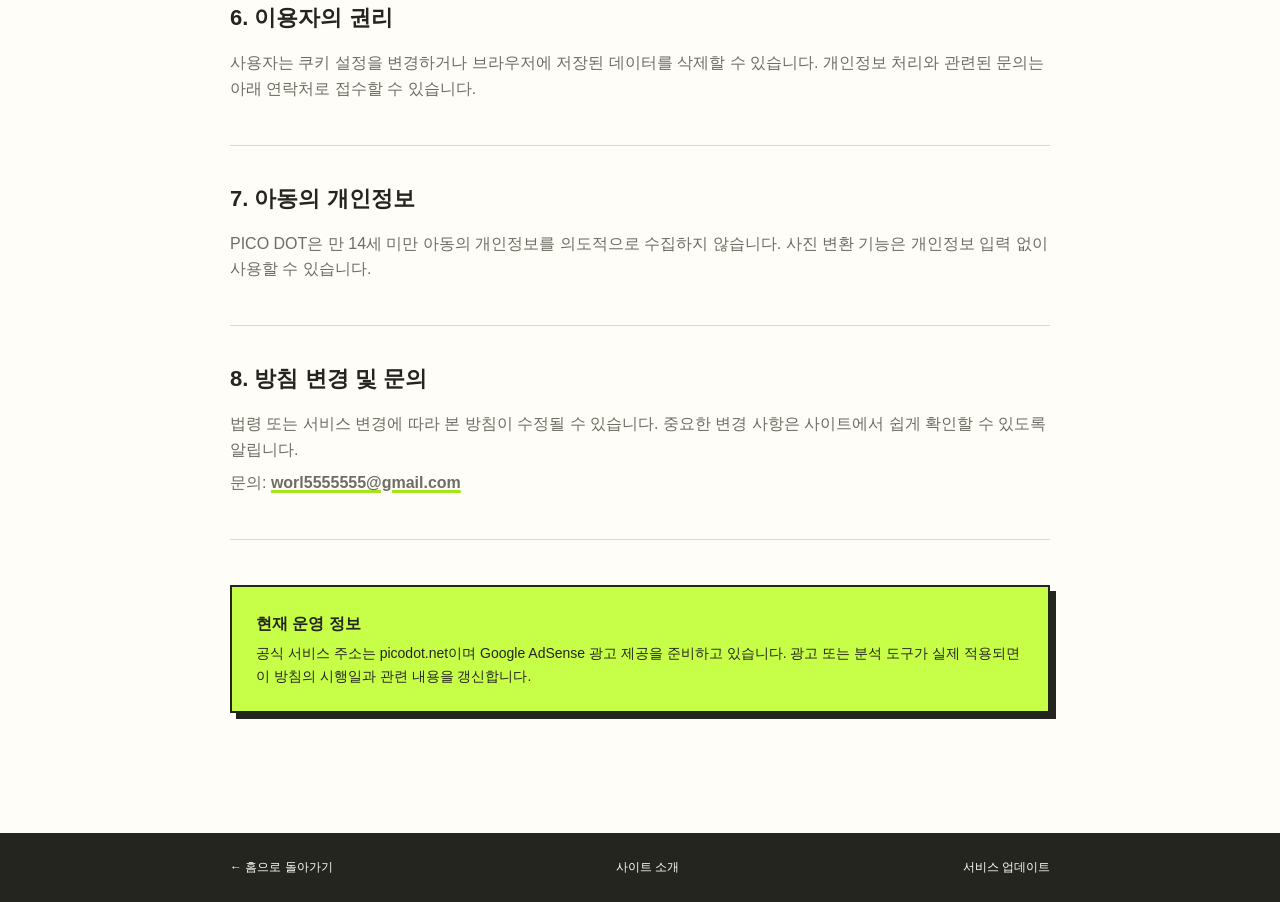
<file: privacy.html>
<!doctype html>
<html lang="ko">
  <head>
    <meta charset="utf-8">
    <meta name="viewport" content="width=device-width, initial-scale=1">
    <meta name="description" content="PICO DOT의 개인정보처리방침과 이미지 처리, 쿠키 및 광고에 관한 안내입니다.">
    <meta name="robots" content="index, follow">
    <link rel="canonical" href="https://picodot.net/privacy">
    <meta property="og:type" content="website">
    <meta property="og:locale" content="ko_KR">
    <meta property="og:site_name" content="PICO DOT">
    <meta property="og:url" content="https://picodot.net/privacy">
    <meta property="og:title" content="개인정보처리방침 | PICO DOT">
    <meta property="og:description" content="PICO DOT의 이미지 처리, 쿠키와 광고 관련 개인정보 보호 원칙을 안내합니다.">
    <meta property="og:image" content="https://picodot.net/assets/images/og-preview.svg">
    <title>개인정보처리방침 | PICO DOT</title>
    <link rel="icon" href="assets/images/favicon.svg" type="image/svg+xml">
    <link rel="stylesheet" href="assets/css/styles.css">
  </head>
  <body class="document-page">
    <header class="site-header compact-header">
      <a class="brand" href="index.html" aria-label="PICODOT 홈">
        <span class="brand-mark" aria-hidden="true">
          <span></span><span></span><span></span><span></span>
        </span>
        <span>PICODOT</span>
      </a>
      <a class="header-cta" href="index.html#pixel-maker">픽셀 아트 만들기</a>
    </header>

    <main class="document-shell">
      <p class="section-kicker">PRIVACY POLICY</p>
      <h1>개인정보처리방침</h1>
      <p class="document-lead">
        PICO DOT은 사용자의 개인정보와 사진을 중요하게 생각합니다. 이 문서는 서비스 이용 중
        어떤 정보가 처리되는지 알기 쉽게 설명합니다.
      </p>
      <p class="document-date">시행일: 2026년 6월 15일</p>

      <section>
        <h2>1. 이미지 처리</h2>
        <p>
          사용자가 선택한 사진은 웹 브라우저의 Canvas 기능을 통해 사용자의 기기에서만
          처리됩니다. PICO DOT은 원본 사진이나 변환된 이미지를 서버로 전송, 수집 또는 저장하지
          않습니다.
        </p>
      </section>

      <section>
        <h2>2. 브라우저 설정 저장</h2>
        <p>
          PICO DOT은 사진 도트화의 도트 크기·색상 수·색감·팔레트·디더링·다운로드 크기,
          픽셀 아트 만들기의 색상·무늬·표정, 캐릭터 스튜디오의 부품·색상 설정을 다음 방문 때
          복원하기 위해 사용자의 브라우저 저장 공간(localStorage)에 설정값을 저장합니다.
          사진, 파일명 또는 변환된 이미지는 함께 저장하지 않으며 이 설정값은 PICO DOT 서버로
          전송되지 않습니다.
        </p>
        <p>
          초기화 버튼을 누르거나 브라우저의 사이트 데이터를 삭제하면 저장된 설정값을
          기본 상태로 되돌릴 수 있습니다.
        </p>
      </section>

      <section>
        <h2>3. 자동으로 생성될 수 있는 정보</h2>
        <p>
          Cloudflare Pages 등 호스팅 사업자는 보안과 안정적인 서비스 제공을 위해 접속 시각,
          IP 주소, 브라우저 종류, 요청 URL과 같은 일반적인 접속 로그를 일시적으로 처리할 수
          있습니다. 해당 정보의 처리는 각 사업자의 정책을 따릅니다.
        </p>
      </section>

      <section>
        <h2>4. 쿠키 및 광고</h2>
        <p>
          본 사이트는 향후 Google AdSense를 통해 광고를 제공할 수 있습니다. Google 및
          제3자 광고 사업자는 쿠키를 사용하여 사용자의 이전 방문 기록을 기반으로 광고를
          표시할 수 있습니다.
        </p>
        <p>
          사용자는 Google 광고 설정에서 맞춤 광고를 관리하거나 비활성화할 수 있습니다.
          광고 기능이 실제 적용되기 전까지 PICO DOT 자체적으로 광고 쿠키를 설정하지 않습니다.
        </p>
      </section>

      <section>
        <h2>5. 외부 서비스</h2>
        <p>
          서비스 품질 분석 또는 광고 제공을 위해 Google Analytics, Google AdSense와 같은
          외부 서비스가 추가될 수 있습니다. 새로운 서비스가 적용되면 이 방침에 제공자,
          처리 목적과 관련 내용을 반영합니다.
        </p>
      </section>

      <section>
        <h2>6. 이용자의 권리</h2>
        <p>
          사용자는 쿠키 설정을 변경하거나 브라우저에 저장된 데이터를 삭제할 수 있습니다.
          개인정보 처리와 관련된 문의는 아래 연락처로 접수할 수 있습니다.
        </p>
      </section>

      <section>
        <h2>7. 아동의 개인정보</h2>
        <p>
          PICO DOT은 만 14세 미만 아동의 개인정보를 의도적으로 수집하지 않습니다. 사진
          변환 기능은 개인정보 입력 없이 사용할 수 있습니다.
        </p>
      </section>

      <section>
        <h2>8. 방침 변경 및 문의</h2>
        <p>
          법령 또는 서비스 변경에 따라 본 방침이 수정될 수 있습니다. 중요한 변경 사항은
          사이트에서 쉽게 확인할 수 있도록 알립니다.
        </p>
        <p>문의: <a href="mailto:worl5555555@gmail.com">worl5555555@gmail.com</a></p>
      </section>

      <div class="document-notice">
        <strong>현재 운영 정보</strong>
        <p>
          공식 서비스 주소는 picodot.net이며 Google AdSense 광고 제공을 준비하고 있습니다.
          광고 또는 분석 도구가 실제 적용되면 이 방침의 시행일과 관련 내용을 갱신합니다.
        </p>
      </div>
    </main>

    <footer class="document-footer" aria-label="문서 바로가기">
      <a href="index.html">← 홈으로 돌아가기</a>
      <a href="about.html">사이트 소개</a>
      <a href="updates.html">서비스 업데이트</a>
    </footer>
    <script src="assets/js/app.js"></script>
  </body>
</html>
</file>
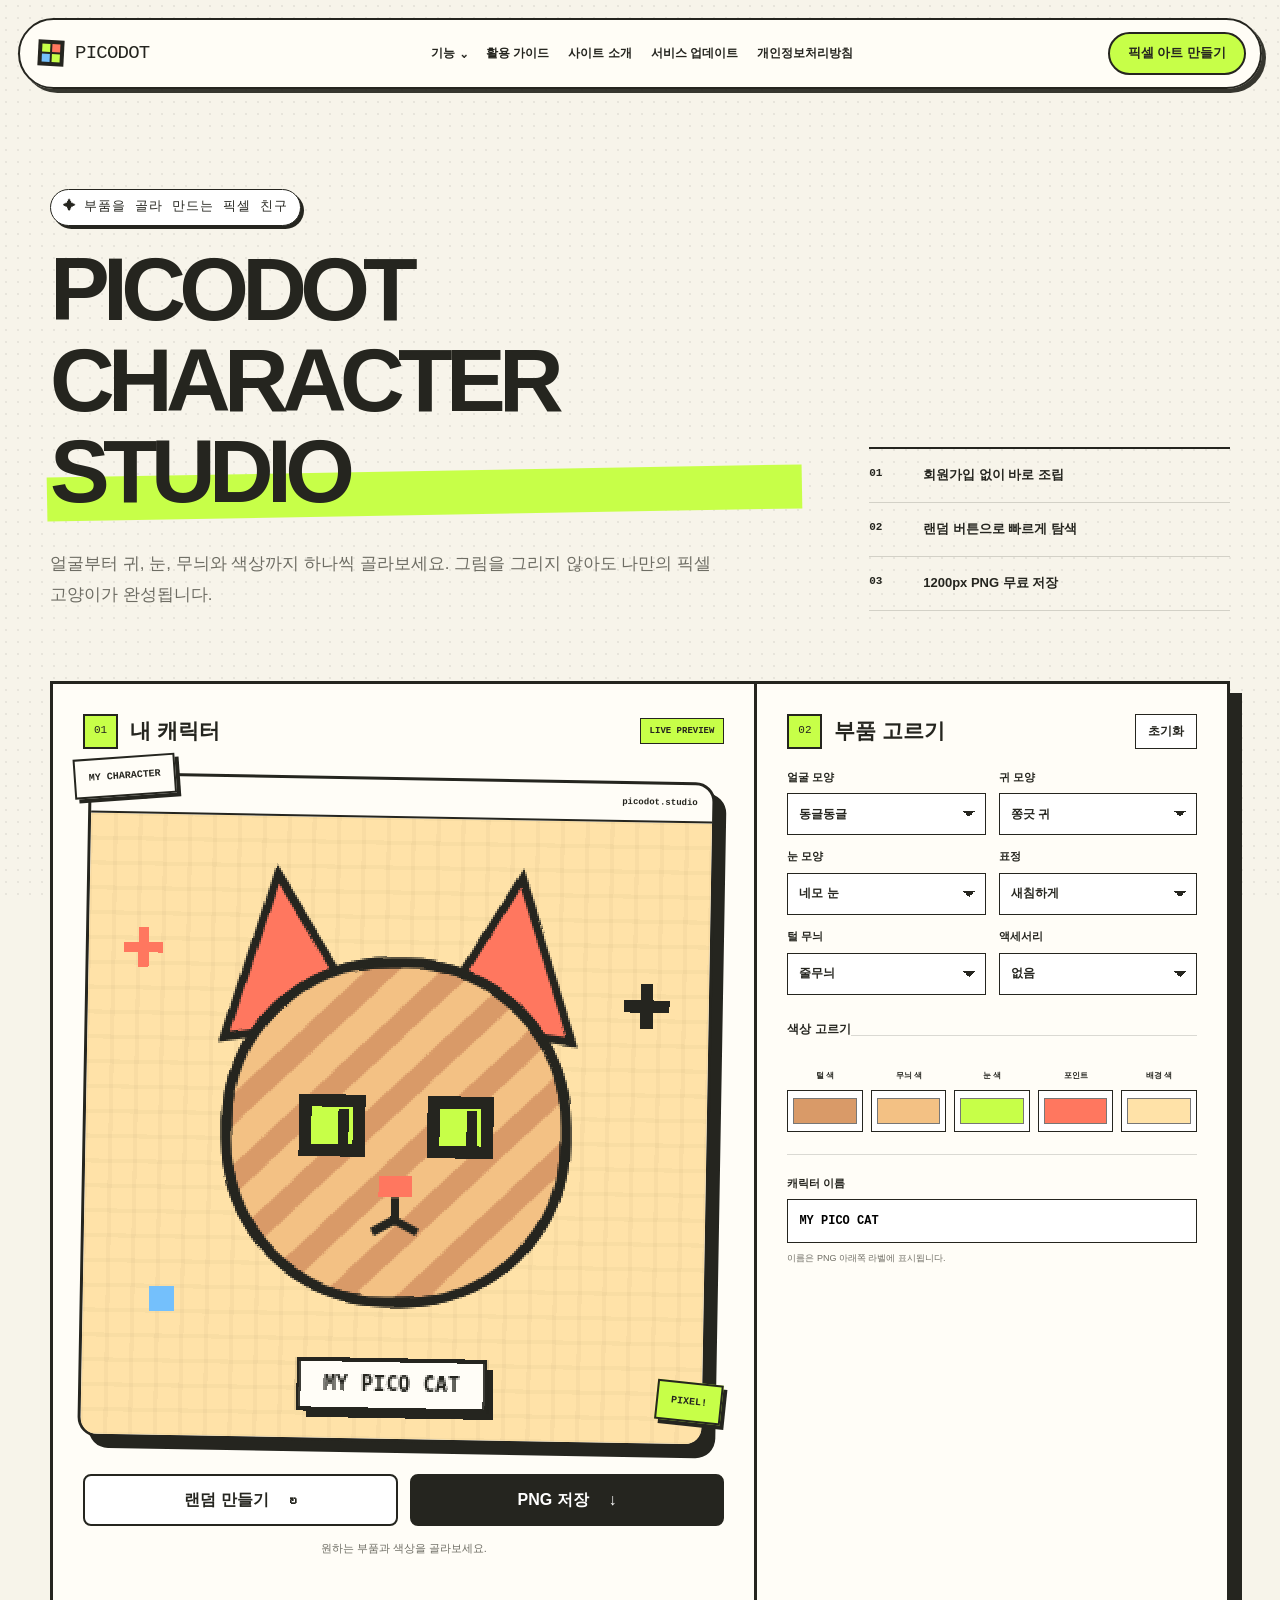
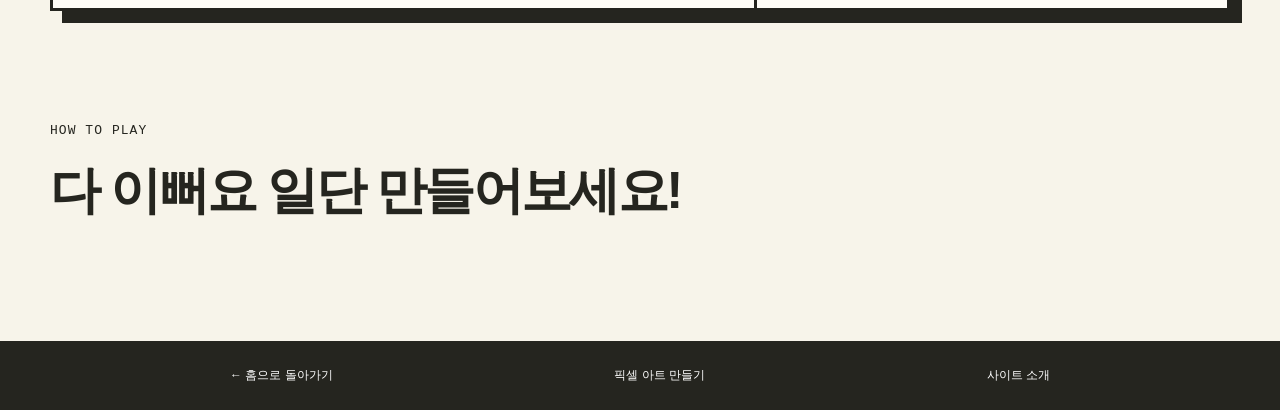
<file: studio.html>
<!doctype html>
<html lang="ko">
  <head>
    <meta charset="utf-8">
    <meta name="viewport" content="width=device-width, initial-scale=1">
    <meta name="theme-color" content="#c7ff48">
    <meta
      name="description"
      content="얼굴, 귀, 눈, 무늬와 색상을 조합해 나만의 픽셀 캐릭터를 만들고 PNG로 저장하세요."
    >
    <meta name="robots" content="index, follow, max-image-preview:large">
    <link rel="canonical" href="https://picodot.net/studio">
    <meta property="og:type" content="website">
    <meta property="og:locale" content="ko_KR">
    <meta property="og:site_name" content="PICO DOT">
    <meta property="og:url" content="https://picodot.net/studio">
    <meta property="og:title" content="PICODOT STUDIO | 픽셀 캐릭터 만들기">
    <meta
      property="og:description"
      content="고양이 템플릿의 얼굴, 귀, 눈, 입, 무늬와 색상을 조합해 나만의 픽셀 캐릭터를 만들어 보세요."
    >
    <meta property="og:image" content="https://picodot.net/assets/images/og-preview.svg">
    <title>PICODOT STUDIO | 픽셀 캐릭터 만들기</title>
    <link rel="icon" href="assets/images/favicon.svg" type="image/svg+xml">
    <link rel="stylesheet" href="assets/css/styles.css">
  </head>
  <body class="studio-page">
    <a class="skip-link" href="#studio-maker">캐릭터 만들기로 바로가기</a>

    <header class="site-header studio-header">
      <a class="brand" href="index.html" aria-label="PICODOT 홈">
        <span class="brand-mark" aria-hidden="true">
          <span></span><span></span><span></span><span></span>
        </span>
        <span>PICODOT</span>
      </a>

      <nav class="desktop-nav" aria-label="주요 메뉴">
        <div class="feature-menu is-current" data-feature-menu>
          <button
            class="feature-menu-trigger"
            type="button"
            aria-expanded="false"
            aria-controls="studio-feature-menu"
            data-feature-menu-trigger
          >
            기능 <span aria-hidden="true">⌄</span>
          </button>
          <div class="feature-menu-panel" id="studio-feature-menu" data-feature-menu-panel>
              <a href="index.html#pixel-maker">
                  <span aria-hidden="true">'<'</span>
                  <strong>픽셀 아트 만들기</strong>
                  <small>사진의 색감을 살리기! </small>
              </a>
              <a href="studio.html">
                  <span aria-hidden="true">'ㅅ'</span>
                  <strong>나만의 캐릭터 만들기</strong>
                  <small>부품과 색상을 내 맘대로!</small>
              </a>
              <a href="#photo-dot-maker">
                  <span aria-hidden="true">'o'</span>
                  <strong>사진 도트화</strong>
                  <small>원본 사진을 그대로 도트화</small>
              </a>
          </div>
        </div>
        <a href="index.html#guide">활용 가이드</a>
        <a href="about.html">사이트 소개</a>
        <a href="updates.html">서비스 업데이트</a>
        <a href="privacy.html">개인정보처리방침</a>
      </nav>

      <a class="header-cta" href="index.html#pixel-maker">픽셀 아트 만들기</a>
    </header>

    <main id="studio-maker">
      <section class="studio-intro section-shell" aria-labelledby="studio-title">
        <div>
          <p class="eyebrow"><span aria-hidden="true">✦</span> 부품을 골라 만드는 픽셀 친구</p>
          <h1 id="studio-title">PICODOT<br><span class="highlight">CHARACTER STUDIO</span></h1>
          <p>
            얼굴부터 귀, 눈, 무늬와 색상까지 하나씩 골라보세요.
            그림을 그리지 않아도 나만의 픽셀 고양이가 완성됩니다.
          </p>
        </div>
        <ul class="studio-points" aria-label="스튜디오 특징">
          <li><strong>01</strong><span>회원가입 없이 바로 조립</span></li>
          <li><strong>02</strong><span>랜덤 버튼으로 빠르게 탐색</span></li>
          <li><strong>03</strong><span>1200px PNG 무료 저장</span></li>
        </ul>
      </section>

      <section class="studio-workspace section-shell" id="character-maker" aria-label="픽셀 캐릭터 조립기">
        <div class="studio-preview-panel">
          <div class="panel-heading">
            <div>
              <span class="step-number">01</span>
              <h2>내 캐릭터</h2>
            </div>
            <span class="studio-live-badge">LIVE PREVIEW</span>
          </div>

          <div class="studio-canvas-frame">
            <div class="studio-window-bar">
              <div aria-hidden="true"><span></span><span></span><span></span></div>
              <strong>picodot.studio</strong>
            </div>
            <canvas
              width="1200"
              height="1200"
              data-studio-canvas
              aria-label="조립한 픽셀 고양이 미리보기"
            ></canvas>
            <span class="studio-sticker studio-sticker-original">MY CHARACTER</span>
            <span class="studio-sticker studio-sticker-pixel">PIXEL!</span>
          </div>

          <div class="studio-preview-actions">
            <button class="button button-outline" type="button" data-studio-random>
              랜덤 만들기 <span aria-hidden="true">↻</span>
            </button>
            <button class="button button-dark" type="button" data-studio-download>
              PNG 저장 <span aria-hidden="true">↓</span>
            </button>
          </div>
          <p class="status-message" data-studio-status role="status" aria-live="polite">
            원하는 부품과 색상을 골라보세요.
          </p>
        </div>

        <aside class="studio-controls" aria-label="캐릭터 부품 설정">
          <div class="panel-heading">
            <div>
              <span class="step-number">02</span>
              <h2>부품 고르기</h2>
            </div>
            <button class="small-button" type="button" data-studio-reset>초기화</button>
          </div>

          <div class="studio-control-grid">
            <label>
              <span>얼굴 모양</span>
              <select data-studio-setting="face">
                <option value="round">동글동글</option>
                <option value="square">네모네모</option>
                <option value="oval">길쭉하게</option>
              </select>
            </label>
            <label>
              <span>귀 모양</span>
              <select data-studio-setting="ears">
                <option value="triangle">쫑긋 귀</option>
                <option value="round">둥근 귀</option>
                <option value="folded">접힌 귀</option>
              </select>
            </label>
            <label>
              <span>눈 모양</span>
              <select data-studio-setting="eyes">
                <option value="square">네모 눈</option>
                <option value="sleepy">졸린 눈</option>
                <option value="sparkle">반짝 눈</option>
              </select>
            </label>
            <label>
              <span>표정</span>
              <select data-studio-setting="mouth">
                <option value="tiny">새침하게</option>
                <option value="smile">방긋 웃기</option>
                <option value="tongue">메롱하기</option>
              </select>
            </label>
            <label>
              <span>털 무늬</span>
              <select data-studio-setting="pattern">
                <option value="stripes">줄무늬</option>
                <option value="spots">점박이</option>
                <option value="split">반반 무늬</option>
                <option value="none">무늬 없음</option>
              </select>
            </label>
            <label>
              <span>액세서리</span>
              <select data-studio-setting="accessory">
                <option value="none">없음</option>
                <option value="bow">리본</option>
                <option value="glasses">안경</option>
                <option value="crown">왕관</option>
              </select>
            </label>
          </div>

          <fieldset class="studio-colors">
            <legend>색상 고르기</legend>
            <label>
              <span>털 색</span>
              <input type="color" value="#d99a68" data-studio-color="fur">
            </label>
            <label>
              <span>무늬 색</span>
              <input type="color" value="#f3c184" data-studio-color="patternColor">
            </label>
            <label>
              <span>눈 색</span>
              <input type="color" value="#c7ff48" data-studio-color="eyeColor">
            </label>
            <label>
              <span>포인트</span>
              <input type="color" value="#ff775f" data-studio-color="accent">
            </label>
            <label>
              <span>배경 색</span>
              <input type="color" value="#ffe2a8" data-studio-color="background">
            </label>
          </fieldset>

          <div class="studio-name-control">
            <label for="character-name">캐릭터 이름</label>
            <input
              id="character-name"
              type="text"
              maxlength="16"
              value="MY PICO CAT"
              data-studio-name
            >
            <small>이름은 PNG 아래쪽 라벨에 표시됩니다.</small>
          </div>
        </aside>
      </section>

      <section class="studio-note section-shell" id="studio-note">
        <div>
          <p class="section-kicker">HOW TO PLAY</p>
          <h2>다 이뻐요 일단 만들어보세요!</h2>
        </div>
      </section>
    </main>

    <footer class="document-footer studio-footer" aria-label="페이지 바로가기">
      <a href="index.html">← 홈으로 돌아가기</a>
      <a href="index.html#pixel-maker">픽셀 아트 만들기</a>
      <a href="about.html">사이트 소개</a>
    </footer>

    <script src="assets/js/app.js"></script>
    <script src="assets/js/studio.js"></script>
  </body>
</html>
</file>
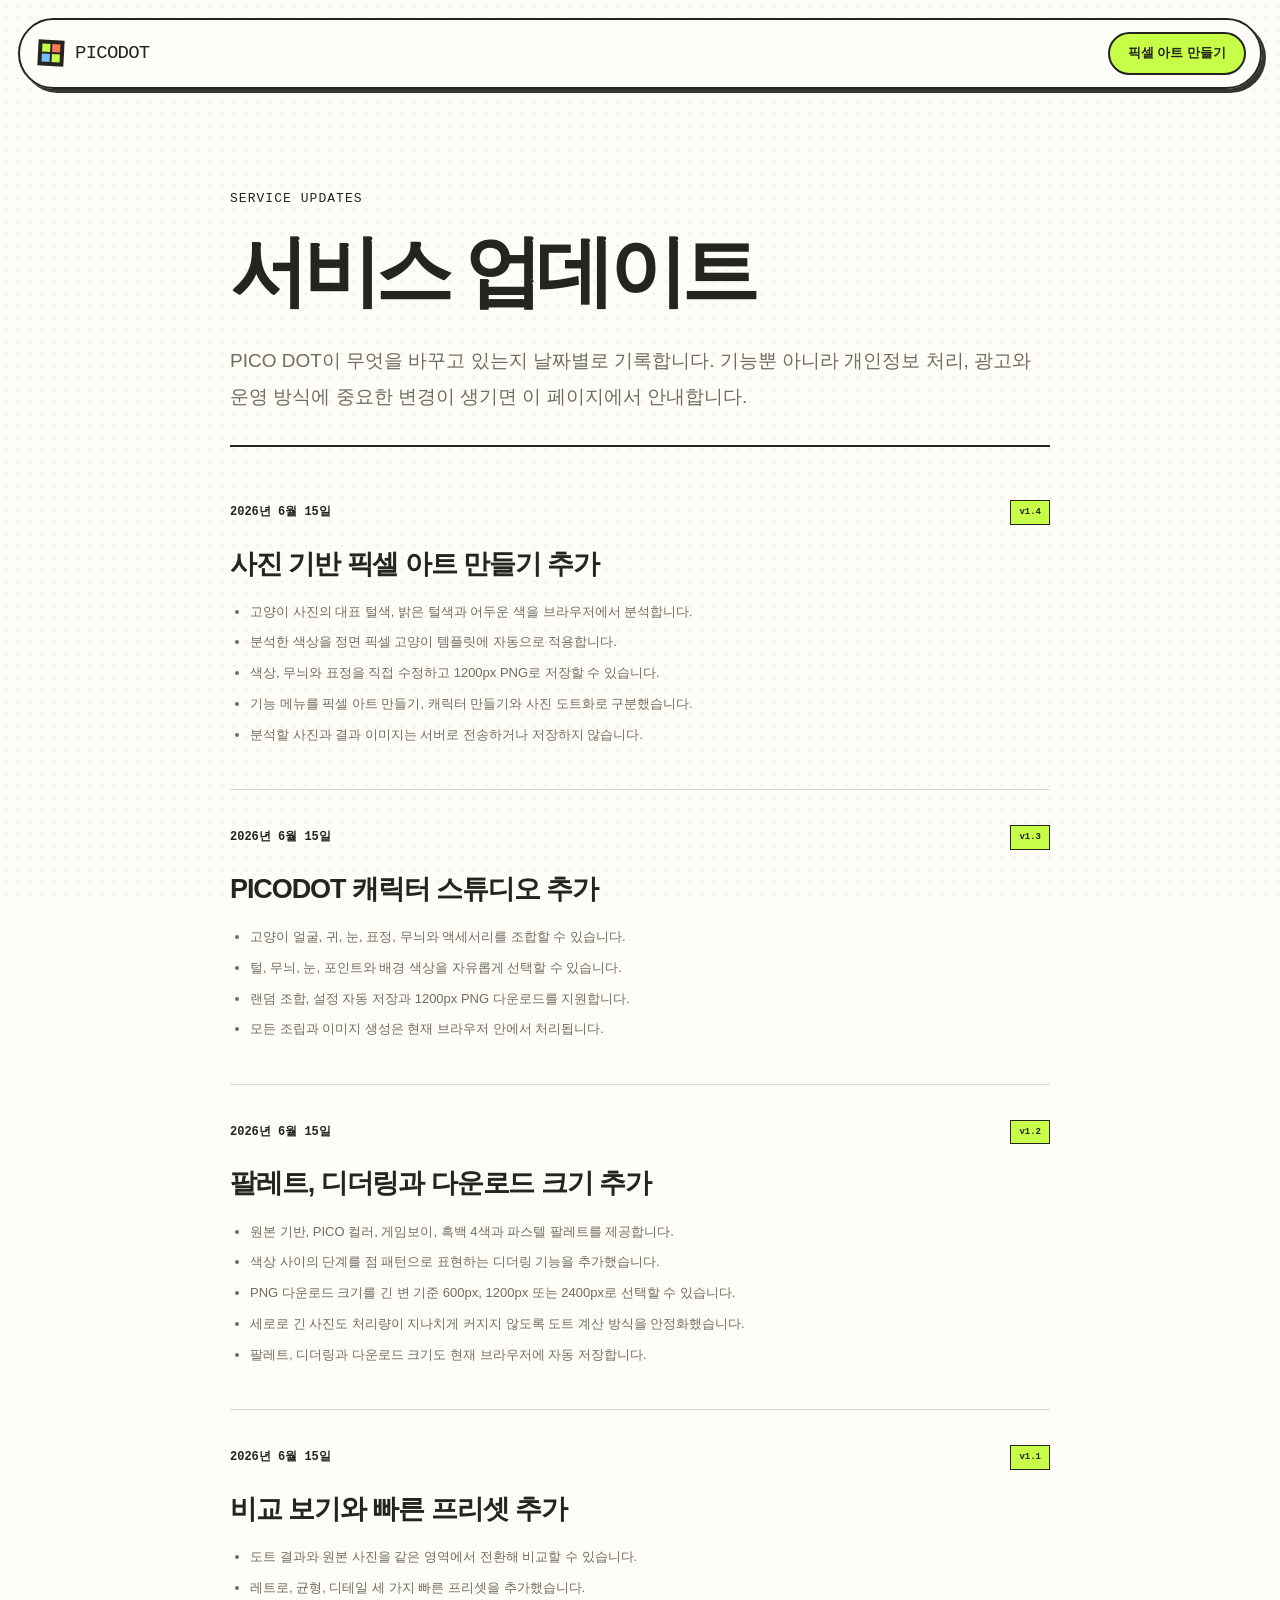
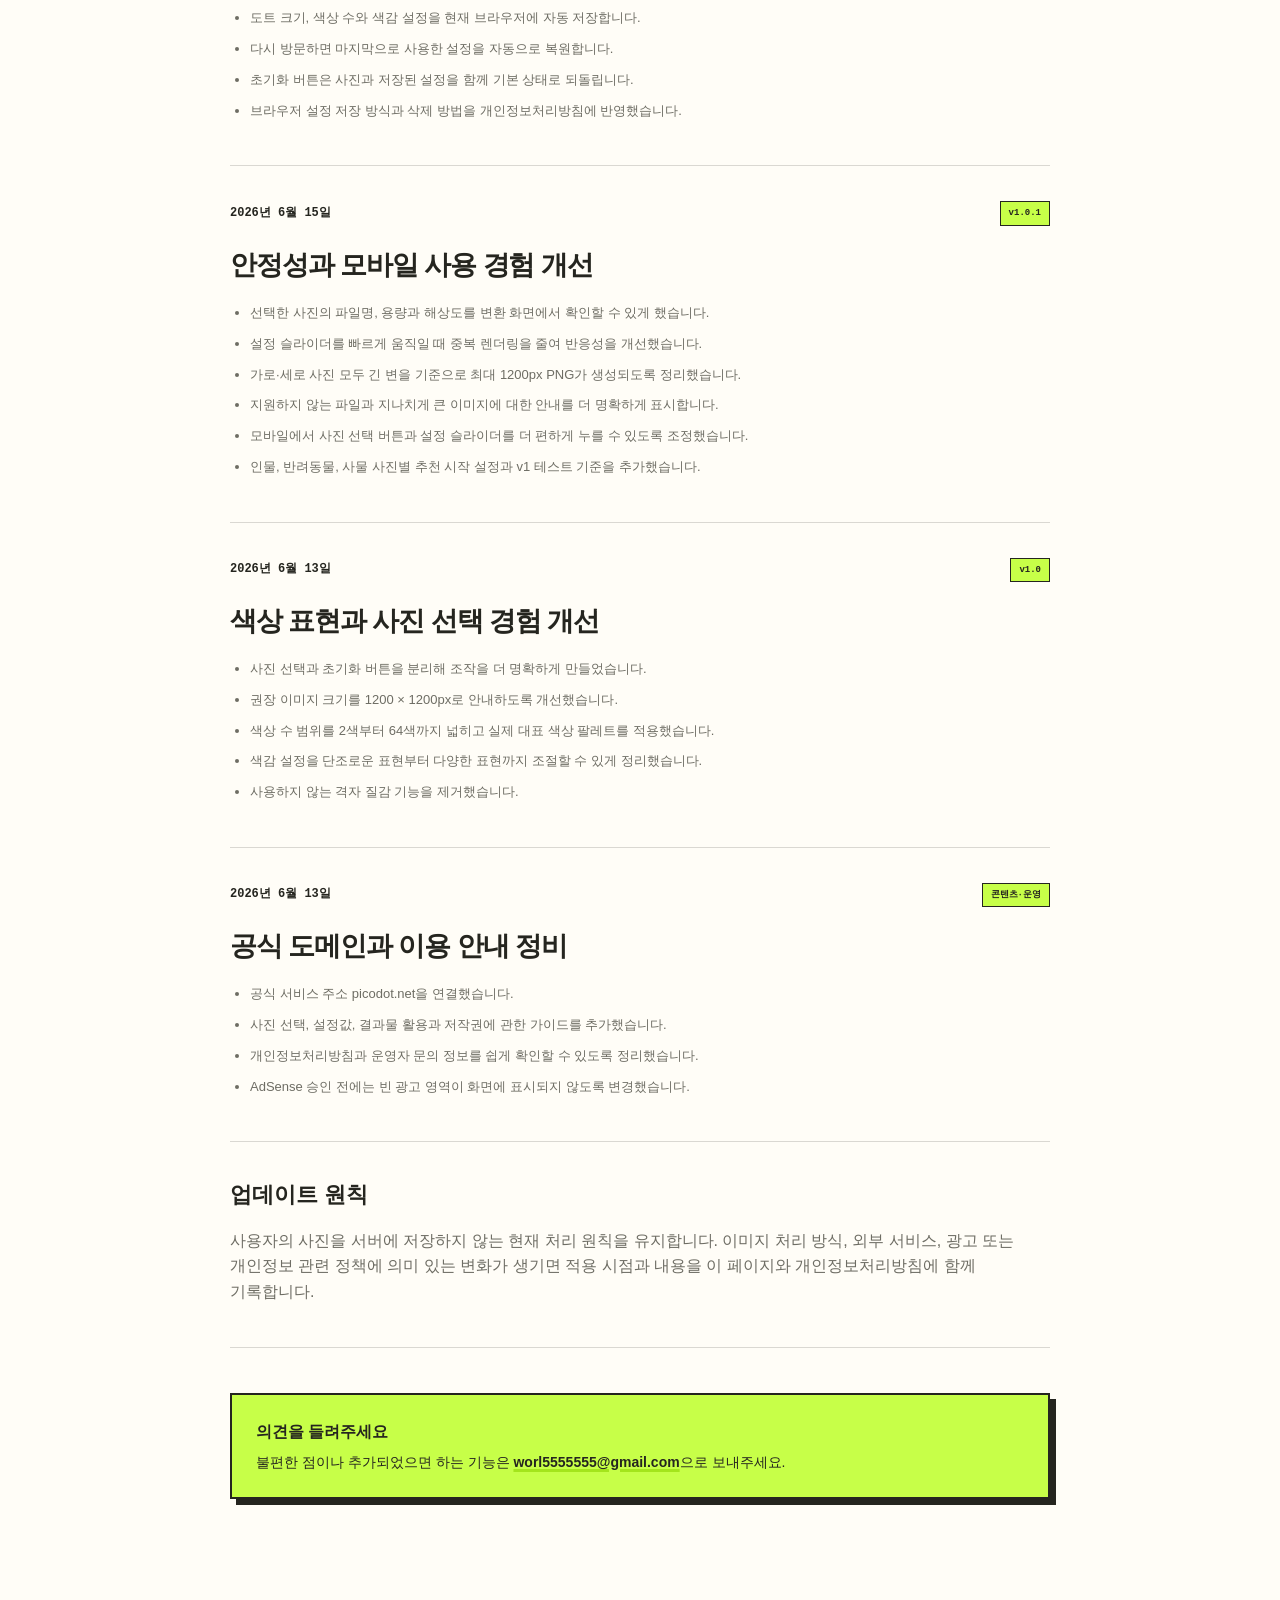
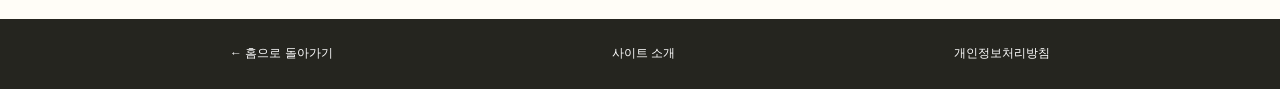
<file: updates.html>
<!doctype html>
<html lang="ko">
  <head>
    <meta charset="utf-8">
    <meta name="viewport" content="width=device-width, initial-scale=1">
    <meta name="description" content="PICO DOT의 새로운 기능, 사용성 개선과 운영 정책 변경 내역을 확인하세요.">
    <meta name="robots" content="index, follow">
    <link rel="canonical" href="https://picodot.net/updates">
    <meta property="og:type" content="website">
    <meta property="og:locale" content="ko_KR">
    <meta property="og:site_name" content="PICO DOT">
    <meta property="og:url" content="https://picodot.net/updates">
    <meta property="og:title" content="서비스 업데이트 | PICO DOT">
    <meta property="og:description" content="PICO DOT의 새로운 기능과 사용성 개선, 운영 정책 변경 내역을 확인하세요.">
    <meta property="og:image" content="https://picodot.net/assets/images/og-preview.svg">
    <title>서비스 업데이트 | PICO DOT</title>
    <link rel="icon" href="assets/images/favicon.svg" type="image/svg+xml">
    <link rel="stylesheet" href="assets/css/styles.css">
  </head>
  <body class="document-page">
    <header class="site-header compact-header">
      <a class="brand" href="index.html" aria-label="PICODOT 홈">
        <span class="brand-mark" aria-hidden="true">
          <span></span><span></span><span></span><span></span>
        </span>
        <span>PICODOT</span>
      </a>
      <a class="header-cta" href="index.html#pixel-maker">픽셀 아트 만들기</a>
    </header>

    <main class="document-shell updates-document">
      <p class="section-kicker">SERVICE UPDATES</p>
      <h1>서비스 업데이트</h1>
      <p class="document-lead">
        PICO DOT이 무엇을 바꾸고 있는지 날짜별로 기록합니다. 기능뿐 아니라 개인정보 처리,
        광고와 운영 방식에 중요한 변경이 생기면 이 페이지에서 안내합니다.
      </p>

      <section class="update-entry">
        <div class="update-entry-heading">
          <time datetime="2026-06-15">2026년 6월 15일</time>
          <span>v1.4</span>
        </div>
        <h2>사진 기반 픽셀 아트 만들기 추가</h2>
        <ul>
          <li>고양이 사진의 대표 털색, 밝은 털색과 어두운 색을 브라우저에서 분석합니다.</li>
          <li>분석한 색상을 정면 픽셀 고양이 템플릿에 자동으로 적용합니다.</li>
          <li>색상, 무늬와 표정을 직접 수정하고 1200px PNG로 저장할 수 있습니다.</li>
          <li>기능 메뉴를 픽셀 아트 만들기, 캐릭터 만들기와 사진 도트화로 구분했습니다.</li>
          <li>분석할 사진과 결과 이미지는 서버로 전송하거나 저장하지 않습니다.</li>
        </ul>
      </section>

      <section class="update-entry">
        <div class="update-entry-heading">
          <time datetime="2026-06-15">2026년 6월 15일</time>
          <span>v1.3</span>
        </div>
        <h2>PICODOT 캐릭터 스튜디오 추가</h2>
        <ul>
          <li>고양이 얼굴, 귀, 눈, 표정, 무늬와 액세서리를 조합할 수 있습니다.</li>
          <li>털, 무늬, 눈, 포인트와 배경 색상을 자유롭게 선택할 수 있습니다.</li>
          <li>랜덤 조합, 설정 자동 저장과 1200px PNG 다운로드를 지원합니다.</li>
          <li>모든 조립과 이미지 생성은 현재 브라우저 안에서 처리됩니다.</li>
        </ul>
      </section>

      <section class="update-entry">
        <div class="update-entry-heading">
          <time datetime="2026-06-15">2026년 6월 15일</time>
          <span>v1.2</span>
        </div>
        <h2>팔레트, 디더링과 다운로드 크기 추가</h2>
        <ul>
          <li>원본 기반, PICO 컬러, 게임보이, 흑백 4색과 파스텔 팔레트를 제공합니다.</li>
          <li>색상 사이의 단계를 점 패턴으로 표현하는 디더링 기능을 추가했습니다.</li>
          <li>PNG 다운로드 크기를 긴 변 기준 600px, 1200px 또는 2400px로 선택할 수 있습니다.</li>
          <li>세로로 긴 사진도 처리량이 지나치게 커지지 않도록 도트 계산 방식을 안정화했습니다.</li>
          <li>팔레트, 디더링과 다운로드 크기도 현재 브라우저에 자동 저장합니다.</li>
        </ul>
      </section>

      <section class="update-entry">
        <div class="update-entry-heading">
          <time datetime="2026-06-15">2026년 6월 15일</time>
          <span>v1.1</span>
        </div>
        <h2>비교 보기와 빠른 프리셋 추가</h2>
        <ul>
          <li>도트 결과와 원본 사진을 같은 영역에서 전환해 비교할 수 있습니다.</li>
          <li>레트로, 균형, 디테일 세 가지 빠른 프리셋을 추가했습니다.</li>
          <li>도트 크기, 색상 수와 색감 설정을 현재 브라우저에 자동 저장합니다.</li>
          <li>다시 방문하면 마지막으로 사용한 설정을 자동으로 복원합니다.</li>
          <li>초기화 버튼은 사진과 저장된 설정을 함께 기본 상태로 되돌립니다.</li>
          <li>브라우저 설정 저장 방식과 삭제 방법을 개인정보처리방침에 반영했습니다.</li>
        </ul>
      </section>

      <section class="update-entry">
        <div class="update-entry-heading">
          <time datetime="2026-06-15">2026년 6월 15일</time>
          <span>v1.0.1</span>
        </div>
        <h2>안정성과 모바일 사용 경험 개선</h2>
        <ul>
          <li>선택한 사진의 파일명, 용량과 해상도를 변환 화면에서 확인할 수 있게 했습니다.</li>
          <li>설정 슬라이더를 빠르게 움직일 때 중복 렌더링을 줄여 반응성을 개선했습니다.</li>
          <li>가로·세로 사진 모두 긴 변을 기준으로 최대 1200px PNG가 생성되도록 정리했습니다.</li>
          <li>지원하지 않는 파일과 지나치게 큰 이미지에 대한 안내를 더 명확하게 표시합니다.</li>
          <li>모바일에서 사진 선택 버튼과 설정 슬라이더를 더 편하게 누를 수 있도록 조정했습니다.</li>
          <li>인물, 반려동물, 사물 사진별 추천 시작 설정과 v1 테스트 기준을 추가했습니다.</li>
        </ul>
      </section>

      <section class="update-entry">
        <div class="update-entry-heading">
          <time datetime="2026-06-13">2026년 6월 13일</time>
          <span>v1.0</span>
        </div>
        <h2>색상 표현과 사진 선택 경험 개선</h2>
        <ul>
          <li>사진 선택과 초기화 버튼을 분리해 조작을 더 명확하게 만들었습니다.</li>
          <li>권장 이미지 크기를 1200 × 1200px로 안내하도록 개선했습니다.</li>
          <li>색상 수 범위를 2색부터 64색까지 넓히고 실제 대표 색상 팔레트를 적용했습니다.</li>
          <li>색감 설정을 단조로운 표현부터 다양한 표현까지 조절할 수 있게 정리했습니다.</li>
          <li>사용하지 않는 격자 질감 기능을 제거했습니다.</li>
        </ul>
      </section>

      <section class="update-entry">
        <div class="update-entry-heading">
          <time datetime="2026-06-13">2026년 6월 13일</time>
          <span>콘텐츠·운영</span>
        </div>
        <h2>공식 도메인과 이용 안내 정비</h2>
        <ul>
          <li>공식 서비스 주소 picodot.net을 연결했습니다.</li>
          <li>사진 선택, 설정값, 결과물 활용과 저작권에 관한 가이드를 추가했습니다.</li>
          <li>개인정보처리방침과 운영자 문의 정보를 쉽게 확인할 수 있도록 정리했습니다.</li>
          <li>AdSense 승인 전에는 빈 광고 영역이 화면에 표시되지 않도록 변경했습니다.</li>
        </ul>
      </section>

      <section>
        <h2>업데이트 원칙</h2>
        <p>
          사용자의 사진을 서버에 저장하지 않는 현재 처리 원칙을 유지합니다. 이미지 처리 방식,
          외부 서비스, 광고 또는 개인정보 관련 정책에 의미 있는 변화가 생기면 적용 시점과
          내용을 이 페이지와 개인정보처리방침에 함께 기록합니다.
        </p>
      </section>

      <div class="document-notice">
        <strong>의견을 들려주세요</strong>
        <p>
          불편한 점이나 추가되었으면 하는 기능은
          <a href="mailto:worl5555555@gmail.com">worl5555555@gmail.com</a>으로 보내주세요.
        </p>
      </div>
    </main>

    <footer class="document-footer" aria-label="문서 바로가기">
      <a href="index.html">← 홈으로 돌아가기</a>
      <a href="about.html">사이트 소개</a>
      <a href="privacy.html">개인정보처리방침</a>
    </footer>
    <script src="assets/js/app.js"></script>
  </body>
</html>
</file>
<file: assets/css/styles.css>
:root {
  --ink: #25251f;
  --muted: #6e6d64;
  --cream: #f7f4ea;
  --paper: #fffdf7;
  --white: #ffffff;
  --lime: #c7ff48;
  --lime-dark: #a4e51c;
  --coral: #ff775f;
  --blue: #74c0fc;
  --yellow: #ffd166;
  --line: #25251f;
  --soft-line: rgba(37, 37, 31, 0.17);
  --shadow: 8px 8px 0 var(--ink);
  --radius-large: 30px;
  --radius-medium: 20px;
  --max-width: 1180px;
  --font-sans: Pretendard, "Noto Sans KR", "Malgun Gothic", Arial, sans-serif;
  --font-mono: "Cascadia Mono", Consolas, monospace;
}

* {
  box-sizing: border-box;
}

html {
  scroll-behavior: smooth;
  scroll-padding-top: 100px;
}

body {
  margin: 0;
  color: var(--ink);
  background: var(--cream);
  font-family: var(--font-sans);
  line-height: 1.6;
  word-break: keep-all;
}

body::before {
  position: fixed;
  inset: 0;
  z-index: -1;
  background-image: radial-gradient(rgba(37, 37, 31, 0.07) 0.8px, transparent 0.8px);
  background-size: 12px 12px;
  content: "";
  pointer-events: none;
}

a {
  color: inherit;
  text-decoration: none;
}

button,
input {
  font: inherit;
}

button,
a {
  -webkit-tap-highlight-color: transparent;
}

button {
  color: inherit;
}

[hidden] {
  display: none !important;
}

.skip-link {
  position: fixed;
  top: 10px;
  left: 10px;
  z-index: 100;
  padding: 10px 14px;
  border: 2px solid var(--ink);
  background: var(--lime);
  transform: translateY(-150%);
}

.skip-link:focus {
  transform: translateY(0);
}

.site-header {
  position: sticky;
  top: 0;
  z-index: 30;
  display: grid;
  grid-template-columns: 1fr auto 1fr;
  align-items: center;
  width: min(calc(100% - 36px), 1380px);
  margin: 18px auto 0;
  padding: 12px 14px 12px 18px;
  border: 2px solid var(--ink);
  border-radius: 999px;
  background: rgba(255, 253, 247, 0.94);
  box-shadow: 4px 4px 0 rgba(37, 37, 31, 0.92);
  backdrop-filter: blur(12px);
}

.brand {
  display: inline-flex;
  align-items: center;
  width: max-content;
  gap: 11px;
  font-family: var(--font-mono);
  font-size: 19px;
  font-weight: 500;
  letter-spacing: -0.04em;
}

.brand-mark {
  display: grid;
  grid-template-columns: repeat(2, 8px);
  grid-template-rows: repeat(2, 8px);
  gap: 2px;
  padding: 4px;
  background: var(--ink);
  transform: rotate(3deg);
}

.brand-mark span:nth-child(1),
.brand-mark span:nth-child(4) {
  background: var(--lime);
}

.brand-mark span:nth-child(2) {
  background: var(--coral);
}

.brand-mark span:nth-child(3) {
  background: var(--blue);
}

.desktop-nav {
  display: flex;
  align-items: center;
  justify-content: center;
  gap: clamp(12px, 1.5vw, 24px);
  font-size: 12px;
  font-weight: 700;
  white-space: nowrap;
}

.desktop-nav > a {
  position: relative;
}

.desktop-nav > a::after {
  position: absolute;
  right: 0;
  bottom: -5px;
  left: 0;
  height: 3px;
  background: var(--lime-dark);
  content: "";
  transform: scaleX(0);
  transform-origin: left;
  transition: transform 180ms ease;
}

.desktop-nav > a:hover::after,
.desktop-nav > a:focus-visible::after,
.desktop-nav > a.is-current::after {
  transform: scaleX(1);
}

.feature-menu {
  position: relative;
}

.feature-menu-trigger {
  display: inline-flex;
  align-items: center;
  padding: 3px 0;
  border: 0;
  background: transparent;
  font-size: inherit;
  font-weight: inherit;
  cursor: pointer;
  gap: 5px;
}

.feature-menu-trigger span {
  font-size: 14px;
  transition: transform 180ms ease;
}

.feature-menu:hover .feature-menu-trigger span,
.feature-menu:focus-within .feature-menu-trigger span,
.feature-menu.is-open .feature-menu-trigger span {
  transform: rotate(180deg);
}

.feature-menu-panel {
  position: absolute;
  top: calc(100% + 17px);
  left: 50%;
  z-index: 40;
  display: grid;
  width: 320px;
  padding: 10px;
  visibility: hidden;
  border: 2px solid var(--ink);
  background: var(--paper);
  box-shadow: 7px 7px 0 var(--ink);
  opacity: 0;
  transform: translate(-50%, -8px);
  transition:
    opacity 160ms ease,
    transform 160ms ease,
    visibility 160ms ease;
  gap: 6px;
}

.feature-menu:hover .feature-menu-panel,
.feature-menu:focus-within .feature-menu-panel,
.feature-menu.is-open .feature-menu-panel {
  visibility: visible;
  opacity: 1;
  transform: translate(-50%, 0);
}

.feature-menu-panel a {
  display: grid;
  grid-template-columns: 34px 1fr;
  align-items: center;
  padding: 11px 12px;
  border: 1.5px solid transparent;
  white-space: normal;
  column-gap: 10px;
}

.feature-menu-panel a:hover,
.feature-menu-panel a:focus-visible {
  border-color: var(--ink);
  background: var(--lime);
}

.feature-menu-panel a > span {
  display: grid;
  grid-row: 1 / 3;
  width: 30px;
  height: 30px;
  border: 1.5px solid var(--ink);
  background: var(--white);
  font-family: var(--font-mono);
  font-size: 14px;
  place-items: center;
}

.feature-menu-panel strong {
  font-size: 12px;
}

.feature-menu-panel small {
  color: var(--muted);
  font-size: 9px;
  line-height: 1.45;
}

.studio-promo {
  display: grid;
  grid-template-columns: 0.9fr 1.1fr;
  align-items: center;
  margin-top: 110px;
  margin-bottom: 110px;
  border: 3px solid var(--ink);
  background: var(--yellow);
  box-shadow: 12px 12px 0 var(--ink);
}

.studio-promo-copy {
  padding: 55px;
}

.studio-promo-copy h2 {
  margin: 0;
  font-size: clamp(36px, 4.2vw, 57px);
  font-weight: 900;
  letter-spacing: -0.06em;
  line-height: 1.16;
}

.studio-promo-copy > p:not(.section-kicker) {
  margin: 24px 0 30px;
  color: var(--muted);
  line-height: 1.8;
}

.studio-promo-art {
  position: relative;
  display: grid;
  min-height: 470px;
  overflow: hidden;
  border-left: 3px solid var(--ink);
  background:
    linear-gradient(90deg, transparent 94%, rgba(37, 37, 31, 0.1) 94%),
    linear-gradient(transparent 94%, rgba(37, 37, 31, 0.1) 94%),
    #bfe5ff;
  background-size: 24px 24px;
  place-items: center;
}

.promo-cat {
  position: relative;
  width: 250px;
  height: 240px;
  border: 8px solid var(--ink);
  border-radius: 48%;
  background:
    repeating-linear-gradient(135deg, #d99a68 0 28px, #f3c184 28px 50px);
  box-shadow: 10px 10px 0 rgba(37, 37, 31, 0.2);
}

.promo-ear {
  position: absolute;
  top: -76px;
  width: 0;
  height: 0;
  border-right: 55px solid transparent;
  border-bottom: 105px solid var(--coral);
  border-left: 55px solid transparent;
  filter: drop-shadow(0 -5px 0 var(--ink)) drop-shadow(5px 0 0 var(--ink));
}

.promo-ear-left {
  left: -20px;
  transform: rotate(-7deg);
}

.promo-ear-right {
  right: -20px;
  transform: rotate(7deg);
}

.promo-eye {
  position: absolute;
  top: 84px;
  width: 54px;
  height: 44px;
  border: 7px solid var(--ink);
  background: var(--lime);
}

.promo-eye-left {
  left: 47px;
}

.promo-eye-right {
  right: 47px;
}

.promo-nose {
  position: absolute;
  top: 143px;
  left: 50%;
  width: 0;
  height: 0;
  border-top: 25px solid var(--coral);
  border-right: 20px solid transparent;
  border-left: 20px solid transparent;
  transform: translateX(-50%);
}

.promo-label {
  position: absolute;
  right: 18px;
  bottom: 30px;
  padding: 12px 17px;
  border: 3px solid var(--ink);
  background: var(--lime);
  box-shadow: 5px 5px 0 var(--ink);
  font-family: var(--font-mono);
  font-size: 13px;
  font-weight: 800;
  transform: rotate(5deg);
}

.promo-pixel {
  position: absolute;
  top: 35px;
  left: 40px;
  color: var(--coral);
  font-family: var(--font-mono);
  font-size: 52px;
  font-weight: 900;
}

.studio-page {
  min-height: 100vh;
}

.studio-header {
  grid-template-columns: 1fr auto 1fr;
}

.studio-intro {
  display: grid;
  grid-template-columns: 1.35fr 0.65fr;
  align-items: end;
  padding-top: 100px;
  padding-bottom: 70px;
  gap: 70px;
}

.studio-intro h1 {
  margin: 0;
  font-size: clamp(48px, 7vw, 92px);
  font-weight: 900;
  letter-spacing: -0.075em;
  line-height: 1.02;
}

.studio-intro > div > p:last-child {
  max-width: 680px;
  margin: 30px 0 0;
  color: var(--muted);
  font-size: 17px;
  line-height: 1.85;
}

.studio-points {
  margin: 0;
  padding: 0;
  border-top: 2px solid var(--ink);
  list-style: none;
}

.studio-points li {
  display: grid;
  grid-template-columns: 42px 1fr;
  padding: 16px 0;
  border-bottom: 1px solid var(--soft-line);
  gap: 12px;
}

.studio-points strong {
  font-family: var(--font-mono);
  font-size: 11px;
}

.studio-points span {
  font-size: 13px;
  font-weight: 700;
}

.studio-workspace {
  display: grid;
  grid-template-columns: minmax(0, 1.2fr) minmax(330px, 0.8fr);
  margin-bottom: 110px;
  border: 3px solid var(--ink);
  background: var(--paper);
  box-shadow: 12px 12px 0 var(--ink);
}

.studio-preview-panel,
.studio-controls {
  padding: 30px;
}

.studio-preview-panel {
  border-right: 3px solid var(--ink);
}

.studio-preview-panel .panel-heading h2,
.studio-controls .panel-heading h2 {
  margin: 0;
  font-size: 21px;
}

.studio-live-badge {
  padding: 5px 9px;
  border: 1.5px solid var(--ink);
  background: var(--lime);
  font-family: var(--font-mono);
  font-size: 9px;
  font-weight: 800;
}

.studio-canvas-frame {
  position: relative;
  overflow: visible;
  margin: 28px 14px 18px 0;
  padding-top: 38px;
  border: 3px solid var(--ink);
  border-radius: 20px;
  background: var(--paper);
  box-shadow: 11px 11px 0 var(--ink);
  transform: rotate(1deg);
}

.studio-window-bar {
  position: absolute;
  top: 0;
  right: 0;
  left: 0;
  display: flex;
  align-items: center;
  justify-content: space-between;
  height: 38px;
  padding: 0 15px;
  border-bottom: 2px solid var(--ink);
}

.studio-window-bar > div {
  display: flex;
  gap: 7px;
}

.studio-window-bar span {
  width: 10px;
  height: 10px;
  border: 1.5px solid var(--ink);
  border-radius: 50%;
  background: var(--coral);
}

.studio-window-bar span:nth-child(2) {
  background: var(--yellow);
}

.studio-window-bar span:nth-child(3) {
  background: var(--lime);
}

.studio-window-bar strong {
  font-family: var(--font-mono);
  font-size: 9px;
}

.studio-canvas-frame canvas {
  display: block;
  width: 100%;
  height: auto;
  border-radius: 0 0 16px 16px;
  image-rendering: pixelated;
}

.studio-sticker {
  position: absolute;
  z-index: 2;
  padding: 10px 13px;
  border: 2px solid var(--ink);
  background: var(--paper);
  box-shadow: 4px 4px 0 var(--ink);
  font-family: var(--font-mono);
  font-size: 10px;
  font-weight: 800;
}

.studio-sticker-original {
  top: -19px;
  left: -18px;
  transform: rotate(-5deg);
}

.studio-sticker-pixel {
  right: -20px;
  bottom: 22px;
  background: var(--lime);
  transform: rotate(5deg);
}

.studio-preview-actions {
  display: grid;
  grid-template-columns: repeat(2, minmax(0, 1fr));
  margin-top: 32px;
  gap: 12px;
}

.studio-preview-actions .button {
  width: 100%;
}

.studio-control-grid {
  display: grid;
  grid-template-columns: repeat(2, minmax(0, 1fr));
  gap: 13px;
}

.studio-control-grid label,
.studio-name-control {
  display: block;
}

.studio-control-grid label > span,
.studio-name-control > label {
  display: block;
  margin-bottom: 7px;
  font-size: 11px;
  font-weight: 800;
}

.studio-colors {
  display: grid;
  grid-template-columns: repeat(5, minmax(0, 1fr));
  margin: 25px 0 0;
  padding: 19px 0 0;
  border: 0;
  border-top: 1px solid var(--soft-line);
  gap: 8px;
}

.studio-colors legend {
  padding: 0 0 12px;
  font-size: 12px;
  font-weight: 900;
}

.studio-colors label {
  min-width: 0;
  text-align: center;
}

.studio-colors label span {
  display: block;
  margin-bottom: 7px;
  font-size: 8px;
  font-weight: 700;
}

.studio-colors input[type="color"] {
  width: 100%;
  height: 42px;
  padding: 3px;
  border: 1.5px solid var(--ink);
  background: var(--white);
  cursor: pointer;
}

.studio-name-control {
  margin-top: 22px;
  padding-top: 20px;
  border-top: 1px solid var(--soft-line);
}

.studio-name-control input {
  width: 100%;
  min-height: 44px;
  padding: 9px 11px;
  border: 1.5px solid var(--ink);
  background: var(--white);
  font-family: var(--font-mono);
  font-size: 12px;
  font-weight: 700;
}

.studio-name-control small {
  display: block;
  margin-top: 8px;
  color: var(--muted);
  font-size: 9px;
}

.studio-note {
  padding-bottom: 120px;
}

.studio-note h2 {
  max-width: 760px;
  margin: 0;
  font-size: clamp(34px, 4vw, 52px);
  letter-spacing: -0.05em;
  line-height: 1.2;
}

.studio-footer {
  position: static;
}

.header-cta {
  justify-self: end;
  padding: 9px 18px;
  border: 2px solid var(--ink);
  border-radius: 999px;
  background: var(--lime);
  font-size: 13px;
  font-weight: 800;
  transition: transform 150ms ease, box-shadow 150ms ease;
}

.header-cta:hover {
  box-shadow: 3px 3px 0 var(--ink);
  transform: translate(-2px, -2px);
}

.section-shell {
  width: min(calc(100% - 40px), var(--max-width));
  margin-right: auto;
  margin-left: auto;
}

.hero {
  display: grid;
  grid-template-columns: 1.02fr 0.98fr;
  align-items: center;
  min-height: 740px;
  padding-top: 68px;
  padding-bottom: 90px;
  gap: 70px;
}

.eyebrow,
.section-kicker {
  margin: 0 0 18px;
  font-family: var(--font-mono);
  font-size: 13px;
  font-weight: 500;
  letter-spacing: 0.08em;
}

.eyebrow {
  display: inline-flex;
  align-items: center;
  padding: 7px 12px;
  border: 1.5px solid var(--ink);
  border-radius: 999px;
  gap: 7px;
  background: var(--white);
  box-shadow: 3px 3px 0 var(--ink);
}

.hero h1 {
  margin: 0;
  font-size: clamp(48px, 5.4vw, 78px);
  font-weight: 900;
  letter-spacing: -0.075em;
  line-height: 1.08;
}

.highlight {
  position: relative;
  z-index: 0;
  display: inline-block;
}

.highlight::after {
  position: absolute;
  right: -3px;
  bottom: 3px;
  left: -3px;
  z-index: -1;
  height: 24%;
  background: var(--lime);
  content: "";
  transform: rotate(-1deg);
}

.hero-description {
  margin: 30px 0;
  color: var(--muted);
  font-size: 18px;
  line-height: 1.85;
}

.hero-actions {
  display: flex;
  align-items: center;
  gap: 24px;
}

.button {
  display: inline-flex;
  align-items: center;
  justify-content: center;
  min-height: 52px;
  padding: 0 23px;
  border: 2px solid var(--ink);
  border-radius: 8px;
  gap: 20px;
  font-weight: 800;
  cursor: pointer;
  transition: transform 150ms ease, box-shadow 150ms ease, background 150ms ease;
}

.button:hover {
  box-shadow: 4px 4px 0 var(--ink);
  transform: translate(-3px, -3px);
}

.button-primary {
  background: var(--lime);
}

.button-dark {
  color: var(--white);
  background: var(--ink);
}

.button-outline {
  background: var(--white);
}

.text-link {
  border-bottom: 1.5px solid var(--ink);
  font-size: 14px;
  font-weight: 700;
}

.trust-list {
  display: flex;
  margin: 34px 0 0;
  padding: 0;
  gap: 18px;
  color: var(--muted);
  font-size: 12px;
  list-style: none;
}

.trust-list span {
  color: var(--ink);
  font-weight: 900;
}

.hero-art {
  position: relative;
  min-height: 510px;
}

.pixel-window {
  position: absolute;
  top: 30px;
  right: 15px;
  width: min(100%, 500px);
  overflow: hidden;
  border: 3px solid var(--ink);
  border-radius: 22px;
  background: var(--white);
  box-shadow: 14px 14px 0 var(--ink);
  transform: rotate(2.5deg);
}

.window-bar {
  display: flex;
  align-items: center;
  height: 45px;
  padding: 0 15px;
  border-bottom: 2px solid var(--ink);
  gap: 7px;
  background: var(--paper);
}

.window-bar span {
  width: 10px;
  height: 10px;
  border: 1.5px solid var(--ink);
  border-radius: 50%;
}

.window-bar span:nth-child(1) {
  background: var(--coral);
}

.window-bar span:nth-child(2) {
  background: var(--yellow);
}

.window-bar span:nth-child(3) {
  background: var(--lime);
}

.window-bar strong {
  margin-left: auto;
  font-family: var(--font-mono);
  font-size: 10px;
  font-weight: 500;
}

.pixel-cat {
  position: relative;
  height: 430px;
  overflow: hidden;
  background:
    linear-gradient(90deg, transparent 97%, rgba(37, 37, 31, 0.08) 97%),
    linear-gradient(transparent 97%, rgba(37, 37, 31, 0.08) 97%),
    linear-gradient(145deg, #ffd9a6, #fff1c1 48%, #a5d8ff);
  background-size: 22px 22px, 22px 22px, auto;
}

.cat-face {
  position: absolute;
  bottom: 25px;
  left: 50%;
  width: 310px;
  height: 310px;
  border: 5px solid var(--ink);
  border-radius: 44% 44% 48% 48%;
  background:
    linear-gradient(90deg, transparent 49%, rgba(255, 255, 255, 0.2) 49% 52%, transparent 52%),
    repeating-linear-gradient(135deg, #d59562 0 25px, #efbb82 25px 50px);
  box-shadow: inset -26px -20px 0 rgba(91, 56, 36, 0.14);
  transform: translateX(-50%);
}

.cat-ear {
  position: absolute;
  top: 74px;
  z-index: 2;
  width: 128px;
  height: 145px;
  border: 5px solid var(--ink);
  background: var(--coral);
  clip-path: polygon(50% 0, 100% 100%, 0 100%);
}

.cat-ear-left {
  left: 75px;
  transform: rotate(-9deg);
}

.cat-ear-right {
  right: 70px;
  transform: rotate(9deg);
}

.cat-eye {
  position: absolute;
  top: 122px;
  width: 54px;
  height: 36px;
  border: 5px solid var(--ink);
  background: var(--lime);
  box-shadow: inset 18px 0 0 var(--ink);
}

.eye-left {
  left: 62px;
}

.eye-right {
  right: 62px;
  transform: scaleX(-1);
}

.cat-nose {
  position: absolute;
  top: 186px;
  left: 50%;
  width: 34px;
  height: 25px;
  background: var(--coral);
  clip-path: polygon(0 0, 100% 0, 50% 100%);
  transform: translateX(-50%);
}

.cat-nose::after {
  position: absolute;
  top: 22px;
  left: 15px;
  width: 5px;
  height: 42px;
  background: var(--ink);
  content: "";
}

.spark {
  position: absolute;
  font-family: var(--font-mono);
  font-size: 36px;
  font-weight: 800;
}

.spark-one {
  top: 48px;
  left: 38px;
  color: var(--coral);
}

.spark-two {
  top: 105px;
  right: 30px;
}

.spark-three {
  bottom: 28px;
  left: 28px;
  color: var(--blue);
  font-size: 58px;
}

.floating-label {
  position: absolute;
  z-index: 5;
  padding: 8px 13px;
  border: 2px solid var(--ink);
  background: var(--white);
  box-shadow: 4px 4px 0 var(--ink);
  font-family: var(--font-mono);
  font-size: 12px;
  font-weight: 500;
}

.label-original {
  top: 8px;
  left: -10px;
  transform: rotate(-8deg);
}

.label-result {
  right: -8px;
  bottom: 36px;
  background: var(--lime);
  transform: rotate(7deg);
}

.palette-card {
  position: absolute;
  bottom: -2px;
  left: 22px;
  z-index: 6;
  display: flex;
  padding: 10px;
  border: 2px solid var(--ink);
  background: var(--white);
  box-shadow: 4px 4px 0 var(--ink);
  gap: 7px;
  transform: rotate(-4deg);
}

.palette-card span {
  width: 25px;
  height: 25px;
  border: 1.5px solid var(--ink);
  background: var(--swatch);
}

.photo-art-section {
  padding: 105px max(20px, calc((100% - var(--max-width)) / 2));
  border-top: 2px solid var(--ink);
  background: #fff0d8;
}

.photo-art-app {
  display: grid;
  grid-template-columns: minmax(0, 1.35fr) minmax(320px, 0.75fr);
  width: min(100%, var(--max-width));
  margin: 0 auto;
  border: 3px solid var(--ink);
  background: var(--paper);
  box-shadow: 12px 12px 0 var(--ink);
}

.photo-art-preview-panel,
.photo-art-controls {
  padding: 28px;
}

.photo-art-preview-panel {
  border-right: 3px solid var(--ink);
}

.photo-art-drop {
  position: relative;
  display: grid;
  width: 100%;
  aspect-ratio: 1;
  overflow: hidden;
  border: 2px solid var(--ink);
  background: #fff4df;
  place-items: center;
}

.photo-art-drop.is-dragging {
  outline: 7px solid rgba(199, 255, 72, 0.65);
  outline-offset: -7px;
}

.photo-art-drop input {
  position: absolute;
  width: 1px;
  height: 1px;
  opacity: 0;
  pointer-events: none;
}

.photo-art-drop canvas {
  display: block;
  width: 100%;
  height: auto;
  object-fit: contain;
  image-rendering: pixelated;
}

.photo-art-badge {
  position: absolute;
  right: 12px;
  bottom: 12px;
  padding: 6px 10px;
  border: 1.5px solid var(--ink);
  background: var(--lime);
  font-family: var(--font-mono);
  font-size: 10px;
  font-weight: 700;
}

.photo-art-controls {
  background: #fffdf7;
}

.photo-art-source-card {
  display: grid;
  grid-template-columns: 94px 1fr;
  align-items: center;
  margin-bottom: 22px;
  padding: 12px;
  border: 1.5px solid var(--ink);
  background: #eef6ff;
  gap: 14px;
}

.photo-art-source-card > div {
  display: grid;
  width: 94px;
  height: 94px;
  overflow: hidden;
  border: 1.5px solid var(--ink);
  background: var(--paper);
  place-items: center;
}

.photo-art-source-card img {
  width: 100%;
  height: 100%;
  object-fit: cover;
}

.photo-art-source-empty {
  font-family: var(--font-mono);
  font-size: 11px;
  font-weight: 700;
}

.photo-art-source-card p {
  margin: 0;
  color: var(--muted);
  font-size: 11px;
  line-height: 1.65;
}

.photo-art-source-card strong {
  display: block;
  margin-bottom: 4px;
  color: var(--ink);
  font-size: 12px;
}

.photo-art-selects {
  display: grid;
  grid-template-columns: repeat(2, minmax(0, 1fr));
  margin-bottom: 22px;
  gap: 10px;
}

.photo-art-selects label,
.photo-art-colors label {
  display: grid;
  gap: 7px;
}

.photo-art-selects span,
.photo-art-colors span {
  font-size: 11px;
  font-weight: 800;
}

.photo-art-selects select {
  width: 100%;
  min-height: 43px;
  padding: 8px 10px;
  border: 1.5px solid var(--ink);
  border-radius: 0;
  background: var(--white);
  color: var(--ink);
  font: inherit;
  font-size: 12px;
}

.photo-art-colors {
  display: grid;
  grid-template-columns: repeat(5, minmax(44px, 1fr));
  margin: 0 0 24px;
  padding: 17px 0 23px;
  border: 0;
  border-top: 1px solid var(--soft-line);
  border-bottom: 1px solid var(--soft-line);
  gap: 8px;
}

.photo-art-colors legend {
  padding: 0 0 12px;
  font-size: 13px;
  font-weight: 800;
}

.photo-art-colors label {
  justify-items: center;
}

.photo-art-colors input {
  width: 43px;
  height: 43px;
  padding: 3px;
  border: 1.5px solid var(--ink);
  background: var(--white);
  cursor: pointer;
}

.maker-section {
  padding: 100px max(20px, calc((100% - var(--max-width)) / 2));
  background: var(--ink);
}

.section-heading {
  max-width: 760px;
  margin: 0 auto 50px;
  text-align: center;
}

.section-heading h2,
.privacy-copy h2,
.final-cta h2 {
  margin: 0;
  font-size: clamp(36px, 4.5vw, 58px);
  font-weight: 900;
  letter-spacing: -0.06em;
  line-height: 1.18;
}

.section-heading > p:last-child {
  margin: 17px 0 0;
  color: var(--muted);
}

.maker-section .section-heading {
  color: var(--white);
}

.maker-section .section-heading > p:last-child {
  color: rgba(255, 255, 255, 0.65);
}

.maker-section .section-kicker {
  color: var(--lime);
}

.maker-app {
  display: grid;
  grid-template-columns: minmax(0, 1.65fr) minmax(280px, 0.72fr);
  width: min(100%, var(--max-width));
  margin: 0 auto;
  border: 2px solid var(--ink);
  background: var(--paper);
  box-shadow: 12px 12px 0 var(--lime);
}

.canvas-panel,
.control-panel {
  padding: 28px;
}

.canvas-panel {
  border-right: 2px solid var(--ink);
}

.panel-heading {
  display: flex;
  align-items: center;
  justify-content: space-between;
  margin-bottom: 20px;
}

.panel-heading > div {
  display: flex;
  align-items: center;
  gap: 12px;
}

.panel-heading h3 {
  margin: 0;
  font-size: 20px;
}

.panel-actions {
  display: flex;
  align-items: center;
  gap: 8px;
}

.step-number {
  display: inline-flex;
  align-items: center;
  justify-content: center;
  width: 35px;
  height: 35px;
  border: 2px solid var(--ink);
  background: var(--lime);
  font-family: var(--font-mono);
  font-size: 11px;
  font-weight: 500;
}

.small-button {
  min-height: 34px;
  padding: 7px 12px;
  border: 1.5px solid var(--ink);
  background: var(--white);
  font-size: 12px;
  font-weight: 700;
  cursor: pointer;
}

.small-button-primary {
  background: var(--lime);
}

.small-button:hover {
  box-shadow: 2px 2px 0 var(--ink);
  transform: translate(-1px, -1px);
}

.preview-switcher {
  display: flex;
  align-items: center;
  justify-content: space-between;
  margin-bottom: 12px;
  gap: 16px;
}

.preview-switcher > span {
  color: var(--muted);
  font-family: var(--font-mono);
  font-size: 10px;
  font-weight: 700;
  letter-spacing: 0.06em;
}

.preview-switcher > div {
  display: flex;
  border: 1.5px solid var(--ink);
}

.preview-button {
  min-height: 34px;
  padding: 7px 12px;
  border: 0;
  background: var(--white);
  font-size: 11px;
  font-weight: 800;
  cursor: pointer;
}

.preview-button + .preview-button {
  border-left: 1.5px solid var(--ink);
}

.preview-button.is-active {
  background: var(--lime);
}

.drop-zone {
  position: relative;
  display: grid;
  min-height: 500px;
  overflow: hidden;
  border: 2px dashed rgba(37, 37, 31, 0.5);
  background:
    linear-gradient(45deg, #efede4 25%, transparent 25%),
    linear-gradient(-45deg, #efede4 25%, transparent 25%),
    linear-gradient(45deg, transparent 75%, #efede4 75%),
    linear-gradient(-45deg, transparent 75%, #efede4 75%);
  background-position: 0 0, 0 10px, 10px -10px, -10px 0;
  background-size: 20px 20px;
  place-items: center;
  transition: border-color 150ms ease, background-color 150ms ease;
}

.drop-zone.is-dragging {
  border-color: var(--lime-dark);
  background-color: rgba(199, 255, 72, 0.3);
}

.drop-zone input {
  position: absolute;
  width: 1px;
  height: 1px;
  opacity: 0;
  pointer-events: none;
}

.upload-prompt {
  display: flex;
  align-items: center;
  flex-direction: column;
  padding: 30px;
  text-align: center;
}

.upload-prompt.is-hidden {
  display: none;
}

.upload-icon {
  display: grid;
  width: 66px;
  height: 66px;
  margin-bottom: 20px;
  border: 2px solid var(--ink);
  background: var(--lime);
  box-shadow: 5px 5px 0 var(--ink);
  font-size: 34px;
  place-items: center;
}

.upload-prompt strong {
  font-size: 20px;
}

.upload-prompt span:not(.upload-icon) {
  margin-top: 8px;
  color: var(--muted);
  font-size: 14px;
}

.upload-prompt small {
  margin-top: 18px;
  font-family: var(--font-mono);
  font-size: 10px;
}

.drop-zone canvas {
  display: none;
  width: 100%;
  height: 100%;
  max-height: 620px;
  object-fit: contain;
  image-rendering: pixelated;
}

.drop-zone .original-canvas {
  image-rendering: auto;
}

.drop-zone canvas.is-visible {
  display: block;
}

.canvas-badge {
  position: absolute;
  right: 12px;
  bottom: 12px;
  padding: 5px 9px;
  border: 1.5px solid var(--ink);
  background: var(--lime);
  font-family: var(--font-mono);
  font-size: 10px;
}

.file-summary {
  margin: 12px 0 0;
  overflow-wrap: anywhere;
  color: var(--muted);
  font-family: var(--font-mono);
  font-size: 10px;
  line-height: 1.6;
}

.preset-group {
  padding: 0 0 20px;
  border-bottom: 1px solid var(--soft-line);
}

.preset-heading {
  display: flex;
  align-items: baseline;
  justify-content: space-between;
  margin-bottom: 12px;
  gap: 12px;
}

.preset-heading strong {
  font-size: 14px;
}

.preset-heading span {
  color: var(--muted);
  font-size: 10px;
}

.preset-buttons {
  display: grid;
  grid-template-columns: repeat(3, minmax(0, 1fr));
  gap: 7px;
}

.preset-buttons button {
  min-width: 0;
  padding: 10px 5px;
  border: 1.5px solid var(--ink);
  background: var(--white);
  cursor: pointer;
}

.preset-buttons button:hover,
.preset-buttons button.is-active {
  background: var(--lime);
  box-shadow: 2px 2px 0 var(--ink);
  transform: translate(-1px, -1px);
}

.preset-buttons strong,
.preset-buttons span {
  display: block;
}

.preset-buttons strong {
  font-size: 12px;
}

.preset-buttons span {
  margin-top: 4px;
  color: var(--muted);
  font-size: 8px;
  line-height: 1.35;
}

.control-group {
  padding: 22px 0;
  border-bottom: 1px solid var(--soft-line);
}

.control-label {
  display: flex;
  align-items: center;
  justify-content: space-between;
  margin-bottom: 15px;
}

.control-label label {
  font-weight: 800;
}

.control-label output {
  min-width: 48px;
  padding: 3px 7px;
  border: 1px solid var(--ink);
  background: var(--lime);
  font-family: var(--font-mono);
  font-size: 11px;
  text-align: center;
}

select {
  width: 100%;
  min-height: 42px;
  padding: 8px 38px 8px 11px;
  border: 1.5px solid var(--ink);
  border-radius: 0;
  color: var(--ink);
  background:
    linear-gradient(45deg, transparent 50%, var(--ink) 50%) calc(100% - 16px) 17px / 6px 6px no-repeat,
    linear-gradient(135deg, var(--ink) 50%, transparent 50%) calc(100% - 10px) 17px / 6px 6px no-repeat,
    var(--white);
  font: inherit;
  font-size: 12px;
  font-weight: 700;
  cursor: pointer;
  appearance: none;
}

.control-help {
  margin: 9px 0 0;
  color: var(--muted);
  font-size: 10px;
  line-height: 1.55;
}

input[type="range"] {
  width: 100%;
  height: 22px;
  border: 1px solid var(--ink);
  border-radius: 0;
  background:
    linear-gradient(
      to bottom,
      transparent 7px,
      var(--white) 7px,
      var(--white) 13px,
      transparent 13px
    );
  cursor: pointer;
  appearance: none;
  touch-action: manipulation;
}

input[type="range"]:disabled {
  opacity: 0.42;
  cursor: not-allowed;
}

input[type="range"]::-webkit-slider-thumb {
  width: 20px;
  height: 20px;
  border: 2px solid var(--ink);
  border-radius: 0;
  background: var(--coral);
  box-shadow: 2px 2px 0 var(--ink);
  appearance: none;
}

input[type="range"]::-moz-range-thumb {
  width: 18px;
  height: 18px;
  border: 2px solid var(--ink);
  border-radius: 0;
  background: var(--coral);
  box-shadow: 2px 2px 0 var(--ink);
}

.range-caption {
  display: flex;
  justify-content: space-between;
  margin-top: 9px;
  color: var(--muted);
  font-size: 10px;
}

.compact-control-group {
  padding: 18px 0;
}

.toggle-control {
  display: flex;
  align-items: center;
  justify-content: space-between;
  cursor: pointer;
  gap: 18px;
}

.toggle-control > span:first-child {
  display: flex;
  flex-direction: column;
}

.toggle-control strong {
  font-size: 14px;
}

.toggle-control small {
  margin-top: 4px;
  color: var(--muted);
  font-size: 9px;
  font-weight: 400;
  line-height: 1.45;
}

.toggle-control input {
  position: relative;
  flex: 0 0 auto;
  width: 48px;
  height: 26px;
  border: 2px solid var(--ink);
  background: var(--white);
  cursor: pointer;
  appearance: none;
}

.toggle-control input::before {
  position: absolute;
  top: 3px;
  left: 3px;
  width: 16px;
  height: 16px;
  background: var(--coral);
  content: "";
  transition: transform 150ms ease, background-color 150ms ease;
}

.toggle-control input:checked {
  background: var(--lime);
}

.toggle-control input:checked::before {
  background: var(--ink);
  transform: translateX(22px);
}

.toggle-control input:focus-visible {
  outline: 3px solid var(--blue);
  outline-offset: 3px;
}

.download-options {
  margin-top: 18px;
  padding: 14px;
  border: 1.5px solid var(--ink);
  background: #eef6ff;
}

.download-options label {
  display: block;
  margin-bottom: 8px;
  font-size: 12px;
  font-weight: 900;
}

.download-options small {
  display: block;
  margin-top: 8px;
  color: var(--muted);
  font-size: 9px;
  line-height: 1.5;
}

.download-button {
  width: 100%;
  margin-top: 10px;
}

.status-message {
  min-height: 38px;
  margin: 14px 0 0;
  color: var(--muted);
  font-size: 11px;
  text-align: center;
}

.status-message.is-error {
  color: #bd2c18;
  font-weight: 700;
}

.ad-shell {
  padding-top: 65px;
  padding-bottom: 65px;
  text-align: center;
}

.ad-label {
  display: block;
  margin-bottom: 8px;
  color: var(--muted);
  font-family: var(--font-mono);
  font-size: 9px;
  letter-spacing: 0.14em;
}

.ad-slot {
  display: flex;
  align-items: center;
  justify-content: center;
  flex-direction: column;
  min-height: 120px;
  border: 1px solid rgba(37, 37, 31, 0.18);
  color: #aaa69c;
  background: rgba(255, 255, 255, 0.45);
  gap: 3px;
}

.ad-slot strong {
  font-size: 12px;
}

.ad-slot span {
  font-size: 10px;
}

.ad-slot .adsbygoogle {
  width: 100%;
  min-height: 120px;
}

.features {
  padding-top: 90px;
  padding-bottom: 120px;
}

.align-left {
  max-width: none;
  margin-right: 0;
  margin-left: 0;
  text-align: left;
}

.feature-grid {
  display: grid;
  grid-template-columns: repeat(3, 1fr);
  gap: 25px;
}

.feature-card {
  position: relative;
  min-height: 340px;
  padding: 32px;
  border: 2px solid var(--ink);
  background: var(--white);
  box-shadow: 7px 7px 0 var(--ink);
}

.feature-card:nth-child(2) {
  transform: translateY(20px);
}

.feature-lime {
  background: var(--lime);
}

.feature-coral {
  background: #ffad9e;
}

.feature-index {
  position: absolute;
  top: 22px;
  right: 24px;
  font-family: var(--font-mono);
  font-size: 11px;
}

.feature-icon {
  display: grid;
  width: 76px;
  height: 76px;
  margin: 40px 0 35px;
  border: 2px solid var(--ink);
  background: var(--paper);
  box-shadow: 4px 4px 0 var(--ink);
  font-size: 33px;
  place-items: center;
}

.feature-card h3 {
  margin: 0 0 14px;
  font-size: 23px;
  letter-spacing: -0.04em;
}

.feature-card p {
  margin: 0;
  color: rgba(37, 37, 31, 0.7);
  font-size: 14px;
}

.steps-section {
  padding: 105px max(20px, calc((100% - var(--max-width)) / 2));
  background: var(--white);
}

.steps-list {
  width: min(100%, 920px);
  margin: 0 auto;
  padding: 0;
  border-top: 2px solid var(--ink);
  list-style: none;
}

.steps-list li {
  display: grid;
  grid-template-columns: 130px 1fr;
  align-items: center;
  padding: 38px 20px;
  border-bottom: 2px solid var(--ink);
}

.big-number {
  color: var(--lime-dark);
  font-family: var(--font-mono);
  font-size: 58px;
  font-weight: 500;
  text-shadow: 2px 2px 0 var(--ink);
}

.steps-list h3 {
  margin: 0 0 7px;
  font-size: 23px;
}

.steps-list p {
  margin: 0;
  color: var(--muted);
}

.guide-section {
  padding-top: 120px;
  padding-bottom: 130px;
}

.guide-section .section-heading > p:last-child {
  max-width: 620px;
}

.guide-grid {
  display: grid;
  grid-template-columns: repeat(2, minmax(0, 1fr));
  gap: 24px;
}

.guide-card {
  position: relative;
  padding: 38px;
  border: 2px solid var(--ink);
  background: var(--white);
  box-shadow: 7px 7px 0 var(--ink);
}

.guide-card-wide {
  display: grid;
  grid-column: 1 / -1;
  grid-template-columns: 90px 1fr;
  background: var(--lime);
  gap: 20px;
}

.guide-card-coral {
  background: #ffb7aa;
}

.guide-card-dark {
  color: var(--white);
  background: var(--ink);
  box-shadow: 7px 7px 0 var(--coral);
}

.guide-number {
  font-family: var(--font-mono);
  font-size: 45px;
  font-weight: 700;
  line-height: 1;
}

.guide-label {
  margin: 0 0 8px;
  font-family: var(--font-mono);
  font-size: 11px;
  font-weight: 700;
  letter-spacing: 0.08em;
}

.guide-card h3 {
  margin: 0 0 18px;
  font-size: clamp(24px, 2.7vw, 34px);
  letter-spacing: -0.05em;
  line-height: 1.3;
}

.guide-card > p:not(.guide-label),
.guide-card > div > p:not(.guide-label) {
  margin: 0 0 16px;
  color: var(--muted);
  font-size: 14px;
  line-height: 1.9;
}

.guide-card-dark > p:not(.guide-label) {
  color: rgba(255, 255, 255, 0.72);
}

.guide-checklist {
  display: grid;
  grid-template-columns: repeat(2, minmax(0, 1fr));
  margin: 24px 0 0;
  padding: 0;
  gap: 10px 24px;
  list-style: none;
}

.guide-checklist li {
  position: relative;
  padding-left: 24px;
  font-size: 13px;
  font-weight: 700;
}

.guide-checklist li::before {
  position: absolute;
  top: 1px;
  left: 0;
  content: "✓";
  font-family: var(--font-mono);
  font-weight: 900;
}

.setting-guide {
  margin: 24px 0 0;
}

.setting-guide > div {
  padding: 15px 0;
  border-top: 1px solid var(--soft-line);
}

.setting-guide dt {
  margin-bottom: 5px;
  font-weight: 900;
}

.setting-guide dd {
  margin: 0;
  color: var(--muted);
  font-size: 13px;
}

.test-notes {
  padding-top: 115px;
  padding-bottom: 120px;
  border-top: 2px solid var(--ink);
  background: #eef6ff;
}

.test-note-grid {
  display: grid;
  grid-template-columns: repeat(3, minmax(0, 1fr));
  gap: 22px;
}

.test-note-card {
  padding: 24px;
  border: 2px solid var(--ink);
  background: var(--white);
  box-shadow: 6px 6px 0 var(--ink);
}

.test-note-card:nth-child(2) {
  background: #fff4d7;
}

.test-note-card:nth-child(3) {
  background: #f0ffd0;
}

.test-note-art {
  position: relative;
  height: 150px;
  margin-bottom: 24px;
  overflow: hidden;
  border: 2px solid var(--ink);
  background: #f7f4ea;
}

.test-note-art img {
  width: 100%;
  height: 100%;
  object-fit: cover;
  display: block;
}

.test-note-card h3 {
  min-height: 62px;
  margin: 0 0 18px;
  font-size: 22px;
  letter-spacing: -0.04em;
  line-height: 1.4;
}

.test-note-card dl {
  margin: 0 0 18px;
  border-top: 1px solid var(--ink);
}

.test-note-card dl div {
  display: flex;
  justify-content: space-between;
  padding: 9px 0;
  border-bottom: 1px solid var(--soft-line);
  gap: 16px;
}

.test-note-card dt {
  font-size: 12px;
  font-weight: 800;
}

.test-note-card dd {
  margin: 0;
  font-family: var(--font-mono);
  font-size: 11px;
  font-weight: 700;
}

.test-note-card > p:last-child {
  margin: 0;
  color: var(--muted);
  font-size: 13px;
  line-height: 1.75;
}

.test-note-footnote {
  margin: 28px 0 0;
  color: var(--muted);
  font-size: 12px;
  line-height: 1.7;
}

.privacy-highlight {
  display: grid;
  grid-template-columns: 0.85fr 1.15fr;
  align-items: center;
  padding-top: 130px;
  padding-bottom: 130px;
  gap: 100px;
}

.privacy-visual {
  position: relative;
  display: grid;
  min-height: 380px;
  border: 3px solid var(--ink);
  background:
    linear-gradient(90deg, transparent 94%, rgba(37, 37, 31, 0.09) 94%),
    linear-gradient(transparent 94%, rgba(37, 37, 31, 0.09) 94%),
    var(--blue);
  background-size: 28px 28px;
  box-shadow: 12px 12px 0 var(--ink);
  place-items: center;
  transform: rotate(-2deg);
}

.lock-top {
  position: absolute;
  top: 66px;
  width: 155px;
  height: 150px;
  border: 30px solid var(--ink);
  border-bottom: 0;
  border-radius: 75px 75px 0 0;
}

.lock-body {
  position: relative;
  z-index: 2;
  display: grid;
  width: 230px;
  height: 180px;
  margin-top: 95px;
  border: 5px solid var(--ink);
  background: var(--lime);
  box-shadow: 8px 8px 0 rgba(37, 37, 31, 0.24);
  font-family: var(--font-mono);
  font-size: 65px;
  font-weight: 700;
  place-items: center;
}

.privacy-copy > p:not(.section-kicker) {
  margin: 24px 0 30px;
  color: var(--muted);
  font-size: 16px;
  line-height: 1.9;
}

.updates-preview {
  display: grid;
  grid-template-columns: 0.85fr 1.15fr;
  align-items: center;
  padding-top: 110px;
  padding-bottom: 120px;
  gap: 80px;
}

.updates-preview h2 {
  margin: 0;
  font-size: clamp(36px, 4.5vw, 58px);
  font-weight: 900;
  letter-spacing: -0.06em;
  line-height: 1.18;
}

.updates-preview > div > p:not(.section-kicker) {
  margin: 22px 0 30px;
  color: var(--muted);
  line-height: 1.85;
}

.latest-update {
  padding: 34px;
  border: 2px solid var(--ink);
  background: var(--yellow);
  box-shadow: 8px 8px 0 var(--ink);
  transform: rotate(1deg);
}

.update-meta,
.update-entry-heading {
  display: flex;
  align-items: center;
  justify-content: space-between;
  gap: 20px;
}

.update-meta time,
.update-entry-heading time {
  font-family: var(--font-mono);
  font-size: 12px;
  font-weight: 700;
}

.update-meta span,
.update-entry-heading span {
  padding: 4px 8px;
  border: 1px solid var(--ink);
  background: var(--lime);
  font-family: var(--font-mono);
  font-size: 9px;
  font-weight: 700;
}

.latest-update h3 {
  margin: 28px 0 20px;
  font-size: 27px;
  letter-spacing: -0.04em;
  line-height: 1.4;
}

.latest-update ul,
.update-entry ul {
  margin: 0;
  padding-left: 20px;
}

.latest-update li,
.update-entry li {
  margin: 8px 0;
  font-size: 13px;
}

.faq {
  padding-top: 100px;
  padding-bottom: 130px;
}

.faq-list {
  border-top: 2px solid var(--ink);
}

.faq-list details {
  border-bottom: 2px solid var(--ink);
}

.faq-list summary {
  display: flex;
  align-items: center;
  justify-content: space-between;
  padding: 26px 8px;
  font-size: 18px;
  font-weight: 800;
  cursor: pointer;
  list-style: none;
}

.faq-list summary::-webkit-details-marker {
  display: none;
}

.faq-list summary span {
  display: grid;
  width: 30px;
  height: 30px;
  border: 1.5px solid var(--ink);
  background: var(--lime);
  font-family: var(--font-mono);
  font-size: 19px;
  place-items: center;
  transition: transform 160ms ease;
}

.faq-list details[open] summary span {
  transform: rotate(45deg);
}

.faq-list details p {
  max-width: 780px;
  margin: -5px 0 26px;
  padding: 0 8px;
  color: var(--muted);
}

.final-cta {
  position: relative;
  min-height: 480px;
  overflow: hidden;
  padding: 100px max(20px, calc((100% - var(--max-width)) / 2));
  color: var(--white);
  background: var(--ink);
}

.final-cta > div:first-child {
  position: relative;
  z-index: 2;
}

.final-cta .section-kicker {
  color: var(--lime);
}

.final-cta h2 span {
  color: var(--lime);
}

.final-cta .button {
  margin-top: 34px;
  border-color: var(--white);
}

.final-cta .button:hover {
  box-shadow: 4px 4px 0 var(--lime);
}

.cta-pixels span {
  position: absolute;
  display: block;
  border: 3px solid var(--white);
  opacity: 0.9;
  transform: rotate(8deg);
}

.cta-pixels span:nth-child(1) {
  top: 100px;
  right: 18%;
  width: 190px;
  height: 190px;
  background: var(--coral);
}

.cta-pixels span:nth-child(2) {
  top: 65px;
  right: 8%;
  width: 90px;
  height: 90px;
  background: var(--lime);
  transform: rotate(-7deg);
}

.cta-pixels span:nth-child(3) {
  right: 4%;
  bottom: 30px;
  width: 145px;
  height: 145px;
  background: var(--blue);
}

.cta-pixels span:nth-child(4) {
  right: 26%;
  bottom: 35px;
  width: 70px;
  height: 70px;
  background: var(--yellow);
  transform: rotate(-12deg);
}

.cta-pixels span:nth-child(5) {
  top: 30px;
  right: 33%;
  width: 34px;
  height: 34px;
  background: var(--white);
}

.site-footer {
  padding: 70px max(20px, calc((100% - var(--max-width)) / 2)) 25px;
  background: var(--paper);
}

.footer-main {
  padding-bottom: 55px;
}

.footer-main > div:first-child p {
  max-width: 400px;
  margin: 16px 0 0;
  color: var(--muted);
  font-size: 13px;
}

.developer-info {
  display: flex;
  align-items: flex-start;
  flex-direction: column;
  width: min(100%, 460px);
  margin-top: 28px;
  padding: 24px 26px;
  border: 2px solid var(--ink);
  background: var(--lime);
  box-shadow: 6px 6px 0 var(--ink);
  gap: 7px;
}

.developer-info a {
  color: var(--ink);
  font-family: var(--font-mono);
  font-size: clamp(11px, 1.3vw, 14px);
  font-weight: 700;
}

.developer-info strong {
  font-size: clamp(20px, 2.5vw, 29px);
  letter-spacing: -0.04em;
}

.developer-role {
  margin-bottom: 5px;
  font-family: var(--font-mono);
  font-size: 10px;
  font-weight: 700;
  letter-spacing: 0.14em;
}

.developer-message {
  margin-top: 8px;
  font-size: 15px;
  font-weight: 800;
}

.footer-bottom {
  display: flex;
  justify-content: space-between;
  padding-top: 22px;
  border-top: 1px solid var(--soft-line);
  color: var(--muted);
  font-family: var(--font-mono);
  font-size: 10px;
}

.document-page {
  background: var(--paper);
}

.compact-header {
  position: relative;
  grid-template-columns: 1fr auto;
}

.document-shell {
  width: min(calc(100% - 40px), 820px);
  margin: 0 auto;
  padding: 100px 0 120px;
}

.document-shell > h1 {
  margin: 0;
  font-size: clamp(46px, 7vw, 78px);
  letter-spacing: -0.07em;
  line-height: 1.12;
}

.document-lead {
  margin: 28px 0 18px;
  color: var(--muted);
  font-size: 19px;
  line-height: 1.9;
}

.document-date {
  padding-bottom: 30px;
  border-bottom: 2px solid var(--ink);
  color: var(--muted);
  font-family: var(--font-mono);
  font-size: 11px;
}

.document-shell section {
  padding: 35px 0;
  border-bottom: 1px solid var(--soft-line);
}

.document-shell h2 {
  margin: 0 0 15px;
  font-size: 22px;
}

.document-shell section p {
  margin: 8px 0;
  color: var(--muted);
}

.document-shell a {
  font-weight: 700;
  text-decoration: underline;
  text-decoration-color: var(--lime-dark);
  text-decoration-thickness: 3px;
}

.document-notice {
  margin-top: 45px;
  padding: 24px;
  border: 2px solid var(--ink);
  background: var(--lime);
  box-shadow: 6px 6px 0 var(--ink);
}

.document-notice p {
  margin: 6px 0 0;
  font-size: 14px;
}

.updates-document .document-lead {
  padding-bottom: 30px;
  border-bottom: 2px solid var(--ink);
}

.update-entry-heading {
  margin-bottom: 18px;
}

.update-entry h2 {
  font-size: 27px;
  letter-spacing: -0.04em;
}

.update-entry li {
  color: var(--muted);
  line-height: 1.75;
}

.document-footer {
  display: flex;
  justify-content: space-between;
  padding: 25px max(20px, calc((100% - 820px) / 2));
  color: var(--white);
  background: var(--ink);
  font-size: 12px;
}

.value-grid {
  display: grid;
  grid-template-columns: repeat(3, 1fr);
  gap: 14px;
}

.value-grid article {
  padding: 20px;
  border: 1.5px solid var(--ink);
  background: var(--cream);
}

.value-grid strong {
  font-size: 19px;
}

.value-grid p {
  font-size: 13px;
}

@media (max-width: 1100px) {
  .site-header {
    grid-template-columns: 1fr auto;
    border-radius: 28px;
  }

  .desktop-nav {
    grid-column: 1 / -1;
    grid-row: 2;
    justify-content: flex-start;
    width: 100%;
    margin-top: 10px;
    padding: 10px 4px 1px;
    overflow-x: auto;
    border-top: 1px solid var(--soft-line);
    scrollbar-width: none;
  }

  .desktop-nav::-webkit-scrollbar {
    display: none;
  }

  .feature-menu-panel {
    left: 0;
    transform: translate(0, -8px);
  }

  .feature-menu:hover .feature-menu-panel,
  .feature-menu:focus-within .feature-menu-panel,
  .feature-menu.is-open .feature-menu-panel {
    transform: translate(0, 0);
  }

}

@media (max-width: 900px) {
  .photo-art-app {
    grid-template-columns: 1fr;
  }

  .photo-art-preview-panel {
    border-right: 0;
    border-bottom: 3px solid var(--ink);
  }

  .studio-promo {
    grid-template-columns: 1fr;
  }

  .studio-promo-art {
    min-height: 420px;
    border-top: 3px solid var(--ink);
    border-left: 0;
  }

  .studio-intro {
    grid-template-columns: 1fr;
    padding-top: 80px;
    gap: 45px;
  }

  .studio-workspace {
    grid-template-columns: 1fr;
  }

  .studio-preview-panel {
    border-right: 0;
    border-bottom: 3px solid var(--ink);
  }

  .hero {
    grid-template-columns: 1fr;
    padding-top: 90px;
    gap: 45px;
  }

  .hero-copy {
    max-width: 700px;
  }

  .hero-art {
    width: min(100%, 570px);
    margin: 0 auto;
  }

  .maker-app {
    grid-template-columns: 1fr;
  }

  .canvas-panel {
    border-right: 0;
    border-bottom: 2px solid var(--ink);
  }

  .feature-grid {
    grid-template-columns: 1fr;
  }

  .feature-card {
    min-height: 280px;
  }

  .feature-card:nth-child(2) {
    transform: none;
  }

  .privacy-highlight {
    grid-template-columns: 1fr;
    gap: 70px;
  }

  .guide-grid {
    grid-template-columns: 1fr;
  }

  .test-note-grid {
    grid-template-columns: 1fr;
  }

  .guide-card-wide {
    grid-column: auto;
  }

  .updates-preview {
    grid-template-columns: 1fr;
    gap: 50px;
  }

  .privacy-visual {
    width: min(100%, 500px);
    margin: 0 auto;
  }

  .cta-pixels {
    opacity: 0.35;
  }

}

@media (max-width: 600px) {
  html {
    scroll-padding-top: 80px;
  }

  body {
    word-break: normal;
  }

  .site-header {
    width: calc(100% - 22px);
    margin-top: 10px;
    padding: 9px 10px 9px 13px;
    border-radius: 22px;
  }

  .brand {
    font-size: 15px;
  }

  .brand-mark {
    grid-template-columns: repeat(2, 6px);
    grid-template-rows: repeat(2, 6px);
  }

  .header-cta {
    padding: 7px 11px;
    font-size: 11px;
  }

  .desktop-nav {
    justify-content: center;
    flex-wrap: wrap;
    gap: 7px 16px;
    margin-top: 8px;
    padding-top: 8px;
    overflow-x: visible;
    font-size: 11px;
  }

  .feature-menu {
    position: static;
  }

  .feature-menu-panel {
    top: calc(100% + 8px);
    right: 8px;
    left: 8px;
    width: auto;
    transform: translateY(-8px);
  }

  .feature-menu:hover .feature-menu-panel,
  .feature-menu:focus-within .feature-menu-panel,
  .feature-menu.is-open .feature-menu-panel {
    transform: translateY(0);
  }

  .photo-art-section {
    padding: 75px 14px;
  }

  .photo-art-app {
    box-shadow: 7px 7px 0 var(--ink);
  }

  .photo-art-preview-panel,
  .photo-art-controls {
    padding: 18px;
  }

  .photo-art-drop {
    aspect-ratio: 1;
  }

  .photo-art-source-card {
    grid-template-columns: 76px 1fr;
  }

  .photo-art-source-card > div {
    width: 76px;
    height: 76px;
  }

  .photo-art-colors {
    overflow-x: auto;
  }

  .studio-promo {
    width: calc(100% - 28px);
    margin-top: 75px;
    margin-bottom: 80px;
    box-shadow: 7px 7px 0 var(--ink);
  }

  .studio-promo-copy {
    padding: 32px 24px;
  }

  .studio-promo-art {
    min-height: 340px;
  }

  .promo-cat {
    width: 190px;
    height: 185px;
  }

  .promo-ear {
    top: -58px;
    border-right-width: 42px;
    border-bottom-width: 80px;
    border-left-width: 42px;
  }

  .promo-eye {
    top: 62px;
    width: 42px;
    height: 35px;
  }

  .promo-eye-left {
    left: 34px;
  }

  .promo-eye-right {
    right: 34px;
  }

  .promo-nose {
    top: 111px;
  }

  .studio-intro {
    padding-top: 65px;
    padding-bottom: 50px;
  }

  .studio-intro h1 {
    font-size: clamp(43px, 13vw, 62px);
  }

  .studio-intro > div > p:last-child {
    font-size: 14px;
  }

  .studio-workspace {
    width: calc(100% - 28px);
    margin-bottom: 80px;
    box-shadow: 7px 7px 0 var(--ink);
  }

  .studio-preview-panel,
  .studio-controls {
    padding: 20px;
  }

  .studio-canvas-frame {
    margin-right: 8px;
    box-shadow: 7px 7px 0 var(--ink);
  }

  .studio-sticker {
    padding: 7px 9px;
    font-size: 8px;
  }

  .studio-sticker-original {
    left: -10px;
  }

  .studio-sticker-pixel {
    right: -9px;
  }

  .studio-preview-actions {
    grid-template-columns: 1fr;
  }

  .studio-control-grid {
    grid-template-columns: 1fr;
  }

  .studio-colors {
    grid-template-columns: repeat(5, minmax(44px, 1fr));
    overflow-x: auto;
  }

  .studio-note {
    padding-bottom: 90px;
  }

  .section-shell {
    width: min(calc(100% - 28px), var(--max-width));
  }

  .hero {
    min-height: auto;
    padding-top: 65px;
    padding-bottom: 70px;
  }

  .hero h1 {
    font-size: clamp(42px, 13vw, 58px);
  }

  .hero-description {
    font-size: 15px;
  }

  .hero-description br {
    display: none;
  }

  .hero-actions {
    align-items: flex-start;
    flex-direction: column;
  }

  .trust-list {
    align-items: flex-start;
    flex-direction: column;
    gap: 6px;
  }

  .hero-art {
    min-height: 390px;
  }

  .pixel-window {
    right: 4px;
    width: calc(100% - 12px);
    box-shadow: 8px 8px 0 var(--ink);
  }

  .pixel-cat {
    height: 320px;
  }

  .cat-face {
    width: 240px;
    height: 240px;
  }

  .cat-ear {
    top: 67px;
    width: 100px;
    height: 108px;
  }

  .cat-ear-left {
    left: 48px;
  }

  .cat-ear-right {
    right: 45px;
  }

  .cat-eye {
    top: 90px;
    width: 42px;
    height: 29px;
  }

  .eye-left {
    left: 45px;
  }

  .eye-right {
    right: 45px;
  }

  .cat-nose {
    top: 145px;
  }

  .palette-card {
    bottom: 0;
  }

  .maker-section,
  .steps-section {
    padding: 75px 14px;
  }

  .section-heading {
    margin-bottom: 35px;
    text-align: left;
  }

  .section-heading h2,
  .privacy-copy h2,
  .final-cta h2 {
    font-size: 38px;
  }

  .canvas-panel,
  .control-panel {
    padding: 18px;
  }

  .panel-heading {
    align-items: flex-start;
    gap: 14px;
  }

  .panel-actions {
    align-items: stretch;
    flex-direction: column;
    width: 112px;
  }

  .preview-switcher {
    align-items: stretch;
    flex-direction: column;
    gap: 8px;
  }

  .preview-switcher > div {
    display: grid;
    grid-template-columns: 1fr 1fr;
  }

  .preview-button {
    min-height: 40px;
  }

  .small-button {
    min-height: 40px;
  }

  .preset-buttons {
    grid-template-columns: 1fr;
  }

  .preset-buttons button {
    min-height: 48px;
    padding: 9px 12px;
    text-align: left;
  }

  .preset-buttons strong,
  .preset-buttons span {
    display: inline;
  }

  .preset-buttons span {
    margin-left: 7px;
  }

  .drop-zone {
    min-height: 380px;
  }

  .drop-zone canvas {
    max-height: 500px;
  }

  .features,
  .guide-section,
  .test-notes,
  .faq {
    padding-top: 75px;
    padding-bottom: 85px;
  }

  .feature-card {
    padding: 25px;
  }

  .steps-list li {
    grid-template-columns: 75px 1fr;
    padding: 28px 5px;
  }

  .big-number {
    font-size: 44px;
  }

  .steps-list p {
    font-size: 13px;
  }

  .guide-card,
  .guide-card-wide {
    display: block;
    padding: 25px;
  }

  .guide-number {
    display: block;
    margin-bottom: 28px;
    font-size: 36px;
  }

  .guide-checklist {
    grid-template-columns: 1fr;
  }

  .test-note-card {
    padding: 22px;
  }

  .test-note-card h3 {
    min-height: auto;
  }

  .privacy-highlight {
    padding-top: 85px;
    padding-bottom: 90px;
  }

  .privacy-visual {
    min-height: 300px;
  }

  .lock-top {
    top: 50px;
    width: 120px;
    height: 115px;
    border-width: 24px;
    border-bottom: 0;
  }

  .lock-body {
    width: 180px;
    height: 145px;
    margin-top: 75px;
  }

  .faq-list summary {
    font-size: 15px;
  }

  .updates-preview {
    padding-top: 80px;
    padding-bottom: 90px;
  }

  .latest-update {
    padding: 25px;
  }

  .final-cta {
    min-height: 500px;
    padding-top: 85px;
  }

  .cta-pixels span:nth-child(1) {
    top: auto;
    right: 18%;
    bottom: 30px;
    width: 140px;
    height: 140px;
  }

  .cta-pixels span:nth-child(2) {
    top: auto;
    right: 5%;
    bottom: 120px;
  }

  .footer-main {
    gap: 35px;
  }

  .footer-bottom {
    align-items: flex-start;
    flex-direction: column;
    gap: 8px;
  }

  .document-page,
  .studio-page {
    padding-bottom: calc(68px + env(safe-area-inset-bottom));
  }

  .document-footer {
    position: fixed;
    right: 0;
    bottom: 0;
    left: 0;
    z-index: 40;
    display: grid;
    grid-template-columns: repeat(3, minmax(0, 1fr));
    align-items: center;
    width: 100%;
    min-height: 60px;
    padding: 14px 12px calc(14px + env(safe-area-inset-bottom));
    border-top: 1px solid rgba(255, 255, 255, 0.18);
    box-shadow: 0 -5px 18px rgba(37, 37, 31, 0.18);
    gap: 8px;
  }

  .document-footer a {
    overflow: hidden;
    font-size: 10px;
    font-weight: 700;
    text-align: center;
    text-overflow: ellipsis;
    white-space: nowrap;
  }

  .document-footer a:first-child {
    text-align: left;
  }

  .document-footer a:last-child {
    text-align: right;
  }

  .document-shell {
    padding-top: 70px;
    padding-bottom: 80px;
  }

  .document-lead {
    font-size: 16px;
  }

  .value-grid {
    grid-template-columns: 1fr;
  }
}

@media (prefers-reduced-motion: reduce) {
  html {
    scroll-behavior: auto;
  }

  *,
  *::before,
  *::after {
    transition-duration: 0.01ms !important;
  }
}
</file>
